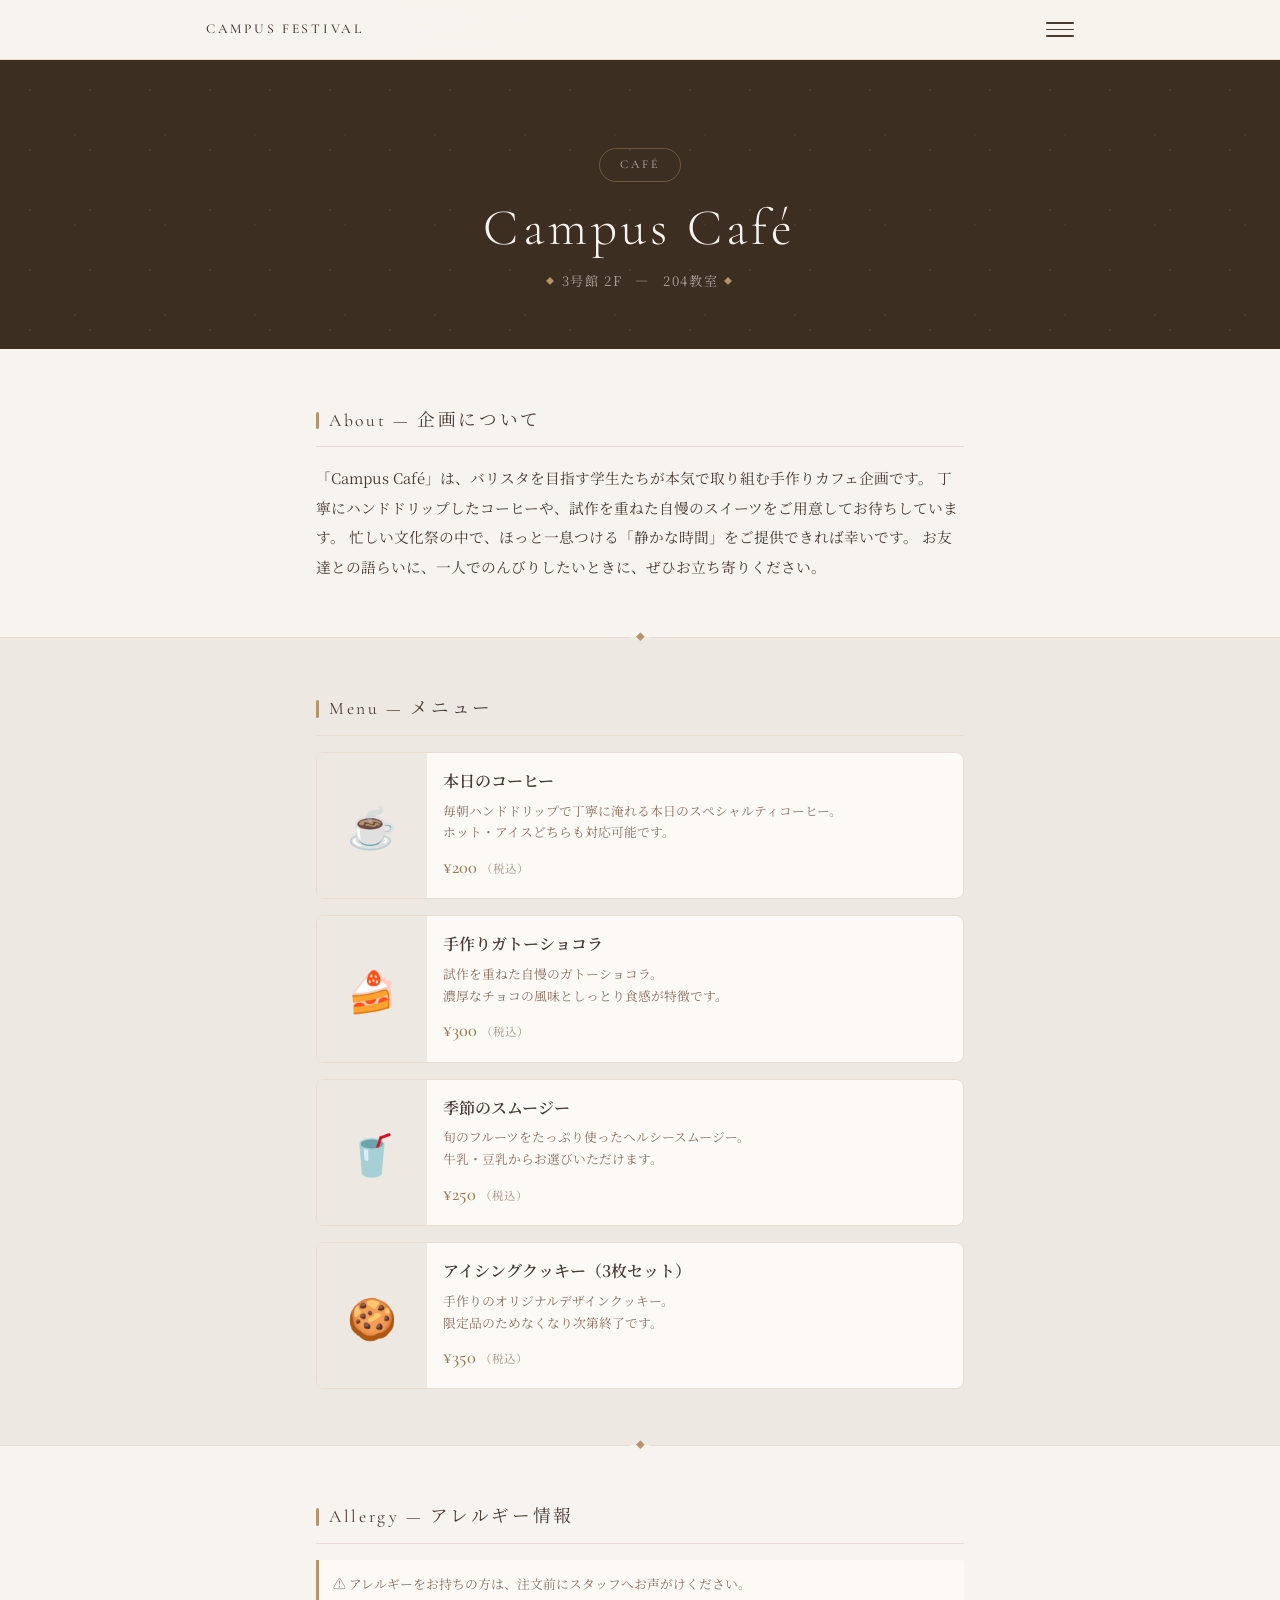
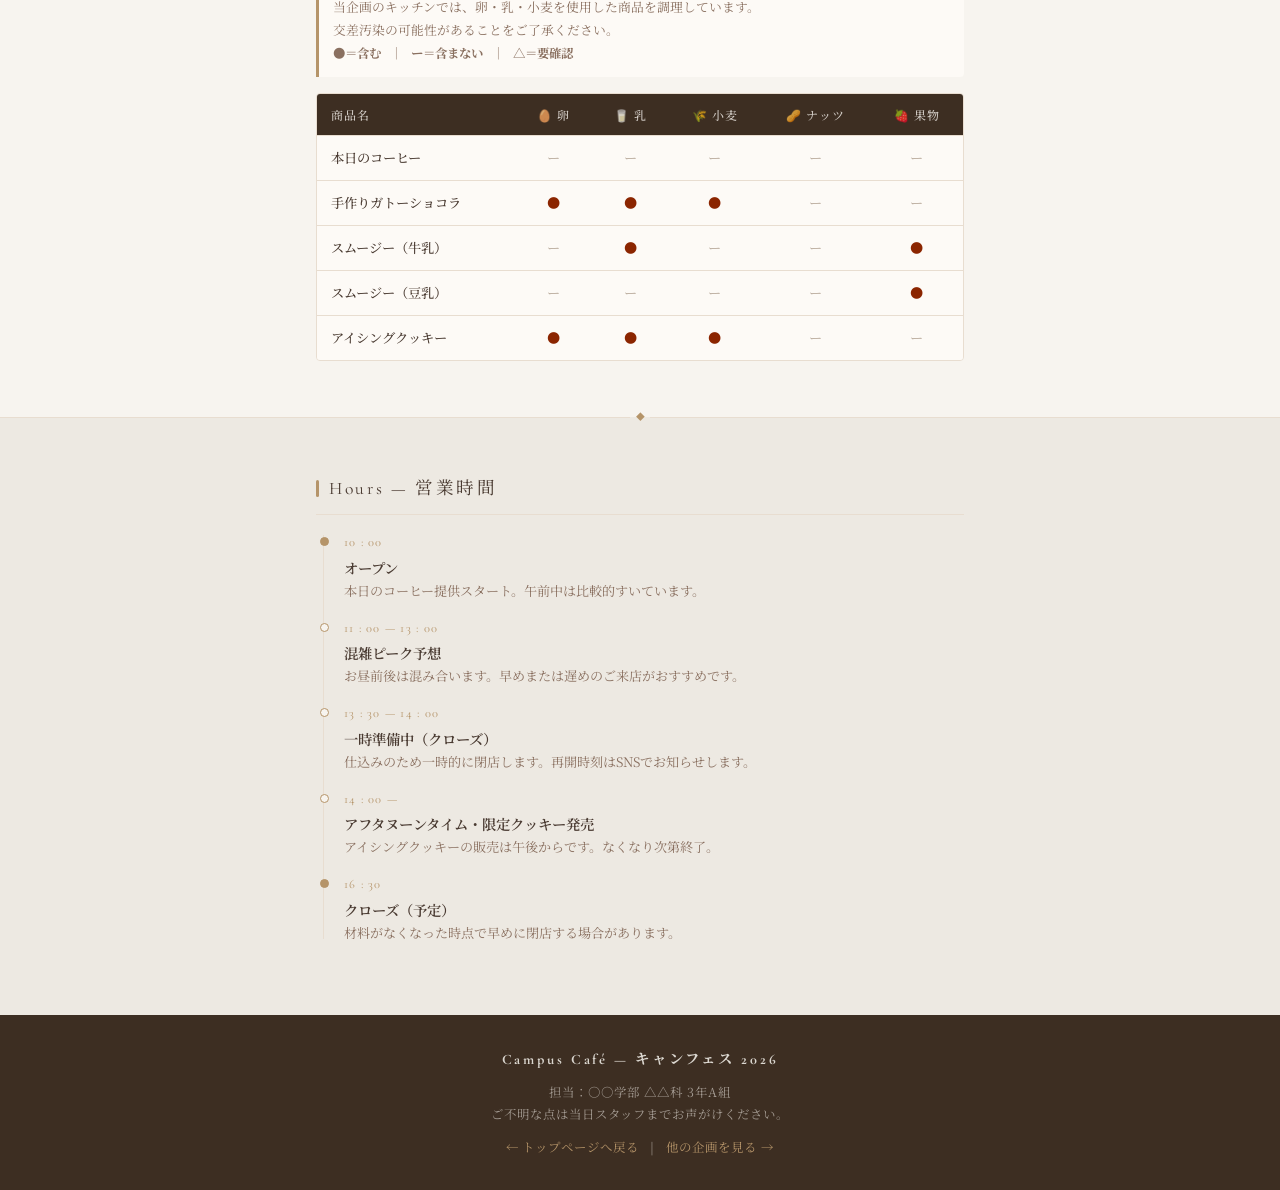
<file: pages/art-exhibit/index.html>
<!DOCTYPE html>
<html lang="ja">
<head>
  <meta charset="UTF-8">
  <meta name="viewport" content="width=device-width, initial-scale=1.0">
  <!--
  ✏️ 【編集ガイド】meta description
     検索エンジンやSNSでシェアされたときに表示される説明文です。
     企画の内容・場所・見どころを110文字程度で書いてください。
  -->
  <meta name="description" content="Campus Café — キャンフェス2026の企画紹介ページ。手作りドリンク＆スイーツをご用意してお待ちしています。3号館 204教室にてオープン。">

  <!--
  ✏️ 【編集ガイド】ページタイトル
     「企画名 | 文化祭名」の形式で書くと分かりやすいです。
  -->
  <title>Campus Café | キャンフェス 2026</title>

  <!--
  ✏️ 【編集ガイド】スタイルシートの読み込み
     ① common.css → サイト全体の共通デザイン（触らなくてOK）
     ② style.css  → このページ専用のスタイル（配色などを変えたいときに編集）

     ★ このページを別のフォルダにコピーした場合は、
       ../../css/common.css のパスが正しいか確認してください。
       （pages/自分のフォルダ名/ に置いた場合は変更不要です）
  -->
  <link rel="stylesheet" href="../../css/common.css">
  <link rel="stylesheet" href="style.css">
</head>
<body>

  <!-- ========================================================
       ナビゲーションバー（ハンバーガーメニュー付き）
       ========================================================
  ✅ 【編集ガイド】
     .site-nav__logo のテキストをサイト名に変えてください。
     ハンバーガーアイコンの構造は変えないでください。
  ======================================================== -->

  <!-- ファイルの先頭には必ずこの非表示チェックボックスを配置してください（メニュー開閉の制御用） -->
  <input type="checkbox" id="nav-toggle" class="nav-toggle" aria-hidden="true">

  <nav class="site-nav" aria-label="サイトナビゲーション">
    <div class="site-nav__inner">
      <!-- サイト名（クリックでトップページへ戻る） -->
      <!-- ✅ ここのテキストを文化祭名に変えてください -->
      <div class="site-nav__logo">
        <a href="../../index.html">Campus Festival</a>
      </div>
      <!-- ハンバーガーアイコン（<label> で checkbox と連動） -->
      <label for="nav-toggle" class="site-nav__hamburger" aria-label="メニューを開く">
        <span></span>
        <span></span>
        <span></span>
      </label>
    </div>
  </nav>

  <!-- メニューパネル（右側からスライドイン） -->
  <div class="nav-menu" role="dialog" aria-modal="true" aria-label="サイトメニュー">
    <!-- ✕ 閉じるボタン -->
    <label for="nav-toggle" class="nav-menu__close" aria-label="メニューを閉じる">×</label>
    <!-- メニュー内のサイト名 -->
    <p class="nav-menu__logo">Campus Festival</p>
    <nav aria-label="バーガーメニュー">
      <ul class="nav-menu__list">
        <!-- ✅ メニュー項目・リンク先は以下を変更してください。
             href はメインページの各セクションへのリンクです。 -->
        <li>
          <a href="../../index.html#top" class="nav-menu__link">
            About
            <span>概要</span>
          </a>
        </li>
        <li>
          <a href="../../index.html#projects" class="nav-menu__link">
            Chambers
            <span>企画一覧</span>
          </a>
        </li>
        <li>
          <a href="../../index.html#schedule" class="nav-menu__link">
            Schedule
            <span>タイムスケジュール</span>
          </a>
        </li>
        <li>
          <a href="../../index.html#map" class="nav-menu__link">
            Map
            <span>キャンパスマップ</span>
          </a>
        </li>
        <li>
          <a href="../../index.html#caution" class="nav-menu__link">
            Mystery Quest
            <span>注意事項・その他</span>
          </a>
        </li>
      </ul>
    </nav>
  </div>
  <!-- /nav-menu -->

  <!-- 背景暗転（クリックでメニューを閉じる） -->
  <label for="nav-toggle" class="nav-menu__backdrop" aria-hidden="true"></label>

  <!-- ========================================================
       企画ヒーローヘッダー
       ========================================================
  ✏️ 【編集ガイド】ヘッダーの変更方法
     以下の3か所を書き換えてください：
     1. .page-hero__tag  → 企画の種類（例：Café / Exhibition / Game）
     2. .page-hero__title → 企画名（日本語・英語どちらでも可）
     3. .page-hero__place → 開催場所（建物・教室番号）

     背景色を変えたいとき → style.css の --page-hero-bg を変更
  ======================================================== -->
  <header class="page-hero" id="top">

    <!-- ✏️ 企画の種類タグ（英語表記が映えます） -->
    <p class="page-hero__tag">Café</p>

    <!-- ✏️ 企画名（自分の企画名に変えてください） -->
    <h1 class="page-hero__title">Campus Café</h1>

    <!-- ✏️ 開催場所 -->
    <p class="page-hero__place">3号館 2F &ensp;—&ensp; 204教室</p>

  </header>

  <!-- ========================================================
       メインコンテンツ
  ======================================================== -->
  <main>

    <!-- ========================================================
         ① 企画概要・紹介文
         ========================================================
    ✏️ 【編集ガイド】紹介文
       100〜200文字を目安に、企画の魅力を自由に書いてください。
       複数の段落に分けたい場合は <p>〜</p> を増やしてください。
    ======================================================== -->
    <section class="section about-section" id="about">
      <div class="container">

        <!-- ✏️ 見出しを変えてください（または削除してもOK） -->
        <h2 class="page-section-title">About — 企画について</h2>

        <!-- ✏️ ここに紹介文を書いてください（100〜200文字程度） -->
        <p class="about-text">
          「Campus Café」は、バリスタを目指す学生たちが本気で取り組む手作りカフェ企画です。
          丁寧にハンドドリップしたコーヒーや、試作を重ねた自慢のスイーツをご用意してお待ちしています。
          忙しい文化祭の中で、ほっと一息つける「静かな時間」をご提供できれば幸いです。
          お友達との語らいに、一人でのんびりしたいときに、ぜひお立ち寄りください。
        </p>
        <!-- ✏️ ここまでが紹介文です -->

      </div>
    </section>

    <!-- ========================================================
         ② メニュー・サービス内容
         ========================================================
    ✏️ 【編集ガイド】メニューの追加・変更方法
       .menu-item のブロックをコピーして商品を増やせます。
       各商品の変更箇所：
       1. .menu-item__img-wrap 内 → 商品画像（下の説明を参照）
       2. .menu-item__name → 商品名
       3. .menu-item__desc → 商品の説明（不要なら <p> ごと削除OK）
       4. .menu-item__price → 値段

       【画像の差し替え方】
       画像ファイルを準備したら、絵文字のプレースホルダーを削除して、
       以下のように <img> タグを記述してください：
       <img src="coffee.jpg" alt="本日のコーヒー">
    ======================================================== -->
    <section class="section menu-section" id="menu">
      <div class="container">

        <h2 class="page-section-title">Menu — メニュー</h2>

        <ul class="menu-list" role="list">

          <!-- ============ 商品1 ============
               ✏️ このブロックをコピーして商品を追加できます -->
          <li class="menu-item" id="menu-item-coffee">

            <!-- 商品画像エリア
                 ✏️ 画像ができたら、下の絵文字テキストを
                    <img src="coffee.jpg" alt="本日のコーヒー"> に差し替えてください -->
            <div class="menu-item__img-wrap" aria-hidden="true">☕</div>

            <div class="menu-item__body">
              <!-- ✏️ 商品名 -->
              <p class="menu-item__name">本日のコーヒー</p>
              <!-- ✏️ 商品説明（不要なら <p> ごと削除してください） -->
              <p class="menu-item__desc">
                毎朝ハンドドリップで丁寧に淹れる本日のスペシャルティコーヒー。<br>
                ホット・アイスどちらも対応可能です。
              </p>
              <!-- ✏️ 値段（税込み表記を忘れずに） -->
              <p class="menu-item__price">¥200 <small>（税込）</small></p>
            </div>

          </li>
          <!-- ============ / 商品1 ============ -->

          <!-- ============ 商品2 ============ -->
          <li class="menu-item" id="menu-item-cake">
            <div class="menu-item__img-wrap" aria-hidden="true">🍰</div>
            <div class="menu-item__body">
              <p class="menu-item__name">手作りガトーショコラ</p>
              <p class="menu-item__desc">
                試作を重ねた自慢のガトーショコラ。<br>
                濃厚なチョコの風味としっとり食感が特徴です。
              </p>
              <p class="menu-item__price">¥300 <small>（税込）</small></p>
            </div>
          </li>
          <!-- ============ / 商品2 ============ -->

          <!-- ============ 商品3 ============ -->
          <li class="menu-item" id="menu-item-smoothie">
            <div class="menu-item__img-wrap" aria-hidden="true">🥤</div>
            <div class="menu-item__body">
              <p class="menu-item__name">季節のスムージー</p>
              <p class="menu-item__desc">
                旬のフルーツをたっぷり使ったヘルシースムージー。<br>
                牛乳・豆乳からお選びいただけます。
              </p>
              <p class="menu-item__price">¥250 <small>（税込）</small></p>
            </div>
          </li>
          <!-- ============ / 商品3 ============ -->

          <!-- ============ 商品4 ============ -->
          <li class="menu-item" id="menu-item-cookie">
            <div class="menu-item__img-wrap" aria-hidden="true">🍪</div>
            <div class="menu-item__body">
              <p class="menu-item__name">アイシングクッキー（3枚セット）</p>
              <p class="menu-item__desc">
                手作りのオリジナルデザインクッキー。<br>
                限定品のためなくなり次第終了です。
              </p>
              <p class="menu-item__price">¥350 <small>（税込）</small></p>
            </div>
          </li>
          <!-- ============ / 商品4 ============ -->

        </ul><!-- /.menu-list -->
      </div>
    </section>

    <!-- ========================================================
         ③ アレルギー情報
         ========================================================
    ✏️ 【編集ガイド】アレルギー表の書き方
       各セルの記号：
         ● = 含む（アレルゲンあり）
         ー = 含まない
         △ = 要確認（製造ラインに注意が必要な場合）

       商品が増えたら <tr>〜</tr> のブロックをコピーして行を追加。
       アレルゲンの種類が変わったら <th> を増やして列を追加できます。

       ⚠️ アレルギー情報は必ず正確に記載してください！
          不明な場合は「要確認」または「△」と記載しましょう。
    ======================================================== -->
    <section class="section allergy-section" id="allergy">
      <div class="container">

        <h2 class="page-section-title">Allergy — アレルギー情報</h2>

        <!-- 注意書き（✏️ 内容を変えてください） -->
        <div class="allergy-note">
          ⚠️ アレルギーをお持ちの方は、注文前にスタッフへお声がけください。<br>
          当企画のキッチンでは、卵・乳・小麦を使用した商品を調理しています。<br>
          交差汚染の可能性があることをご了承ください。<br>
          <strong style="font-size:0.78rem;">●＝含む &ensp;｜&ensp; ー＝含まない &ensp;｜&ensp; △＝要確認</strong>
        </div>

        <!-- スマホでは横スクロールして見られます -->
        <div class="table-scroll">
          <table class="allergy-table" aria-label="アレルギー情報一覧">
            <thead>
              <tr>
                <!--
                ✏️ 列の見出しを変えてください。
                   アレルゲンの種類を追加・変更できます。
                -->
                <th scope="col">商品名</th>
                <th scope="col">🥚 卵</th>
                <th scope="col">🥛 乳</th>
                <th scope="col">🌾 小麦</th>
                <th scope="col">🥜 ナッツ</th>
                <th scope="col">🍓 果物</th>
              </tr>
            </thead>
            <tbody>
              <!--
              ✏️ 各行の ● / ー / △ を正確に書き換えてください。
                 CSSクラスも合わせて変えてください：
                   あり  → class="allergy--yes"
                   なし  → class="allergy--no"
                   要確認 → class="allergy--check"
              -->

              <!-- 商品1行 -->
              <tr>
                <td>本日のコーヒー</td>
                <td class="allergy--no">ー</td>
                <td class="allergy--no">ー</td>
                <td class="allergy--no">ー</td>
                <td class="allergy--no">ー</td>
                <td class="allergy--no">ー</td>
              </tr>

              <!-- 商品2行 -->
              <tr>
                <td>手作りガトーショコラ</td>
                <td class="allergy--yes">●</td>
                <td class="allergy--yes">●</td>
                <td class="allergy--yes">●</td>
                <td class="allergy--no">ー</td>
                <td class="allergy--no">ー</td>
              </tr>

              <!-- 商品3行（牛乳） -->
              <tr>
                <td>スムージー（牛乳）</td>
                <td class="allergy--no">ー</td>
                <td class="allergy--yes">●</td>
                <td class="allergy--no">ー</td>
                <td class="allergy--no">ー</td>
                <td class="allergy--yes">●</td>
              </tr>

              <!-- 商品3行（豆乳） -->
              <tr>
                <td>スムージー（豆乳）</td>
                <td class="allergy--no">ー</td>
                <td class="allergy--no">ー</td>
                <td class="allergy--no">ー</td>
                <td class="allergy--no">ー</td>
                <td class="allergy--yes">●</td>
              </tr>

              <!-- 商品4行 -->
              <tr>
                <td>アイシングクッキー</td>
                <td class="allergy--yes">●</td>
                <td class="allergy--yes">●</td>
                <td class="allergy--yes">●</td>
                <td class="allergy--no">ー</td>
                <td class="allergy--no">ー</td>
              </tr>

            </tbody>
          </table>
        </div><!-- /.table-scroll -->

      </div>
    </section>

    <!-- ========================================================
         ④ 営業タイムスケジュール
         ========================================================
    ✏️ 【編集ガイド】タイムスケジュール
       .timeline__item のブロックをコピーして項目を追加できます。
       .timeline__time → 時刻を変更
       <strong> → イベント名を変更
       <p> → 説明文を変更（不要なら削除OK）

       ハイライト（目立たせる）にしたい項目には
       class="timeline__item--highlight" を追加してください。
    ======================================================== -->
    <section class="section" id="hours" style="background-color: var(--color-bg-dark);">
      <div class="container">

        <h2 class="page-section-title">Hours — 営業時間</h2>

        <div class="timeline">

          <!-- ✏️ 以下の項目を営業スケジュールに書き換えてください -->

          <div class="timeline__item timeline__item--highlight">
            <!-- ✏️ 時刻 -->
            <p class="timeline__time">10 : 00</p>
            <div class="timeline__body">
              <!-- ✏️ イベント名 -->
              <strong>オープン</strong>
              <!-- ✏️ 説明文（不要なら削除） -->
              <p>本日のコーヒー提供スタート。午前中は比較的すいています。</p>
            </div>
          </div>

          <div class="timeline__item">
            <p class="timeline__time">11 : 00 — 13 : 00</p>
            <div class="timeline__body">
              <strong>混雑ピーク予想</strong>
              <p>お昼前後は混み合います。早めまたは遅めのご来店がおすすめです。</p>
            </div>
          </div>

          <div class="timeline__item">
            <p class="timeline__time">13 : 30 — 14 : 00</p>
            <div class="timeline__body">
              <strong>一時準備中（クローズ）</strong>
              <p>仕込みのため一時的に閉店します。再開時刻はSNSでお知らせします。</p>
            </div>
          </div>

          <div class="timeline__item">
            <p class="timeline__time">14 : 00 —</p>
            <div class="timeline__body">
              <strong>アフタヌーンタイム・限定クッキー発売</strong>
              <p>アイシングクッキーの販売は午後からです。なくなり次第終了。</p>
            </div>
          </div>

          <div class="timeline__item timeline__item--highlight">
            <p class="timeline__time">16 : 30</p>
            <div class="timeline__body">
              <strong>クローズ（予定）</strong>
              <p>材料がなくなった時点で早めに閉店する場合があります。</p>
            </div>
          </div>

        </div><!-- /.timeline -->
      </div>
    </section>

  </main>

  <!-- ========================================================
       フッター
       ========================================================
  ✏️ 【編集ガイド】フッター
     企画名・担当クラス・担当者名などに変えてください。
  ======================================================== -->
  <footer class="page-footer">

    <!-- ✏️ 企画名 -->
    <strong>Campus Café — キャンフェス 2026</strong>

    <!-- ✏️ 担当チーム情報（不要なら削除してください） -->
    <p style="margin-bottom: 10px;">
      担当：○○学部 △△科 3年A組<br>
      ご不明な点は当日スタッフまでお声がけください。
    </p>

    <p>
      <a href="../../index.html">← トップページへ戻る</a>
      &ensp;|&ensp;
      <a href="../../index.html#projects">他の企画を見る →</a>
    </p>

  </footer>

  <!--
  メニュー自動クローズ JS の読み込み
  ✅ 【編集ガイド】
     このファイルは触らないでください。
     メニュー内のリンクをタップしたときにメニューを自動で閉じます。
  -->
  <script src="../../js/menu.js"></script>

</body>
</html>
</file>
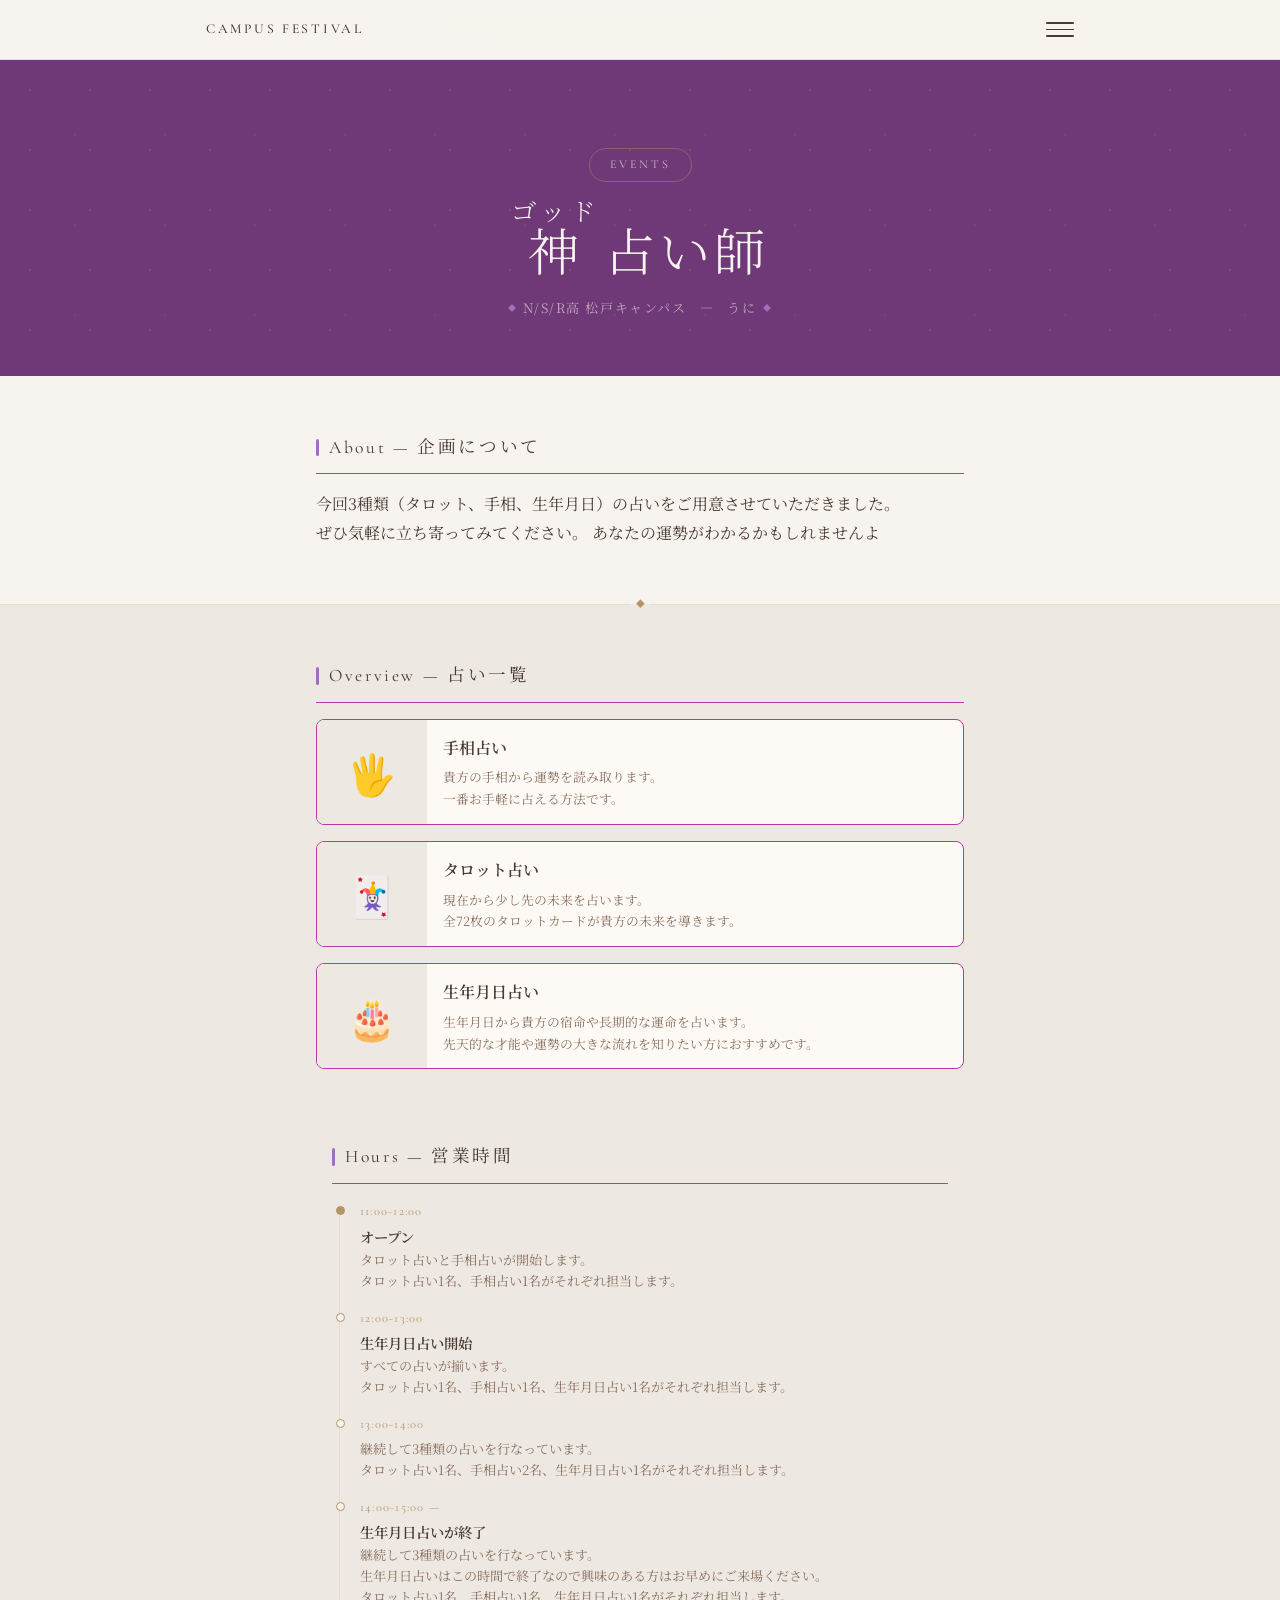
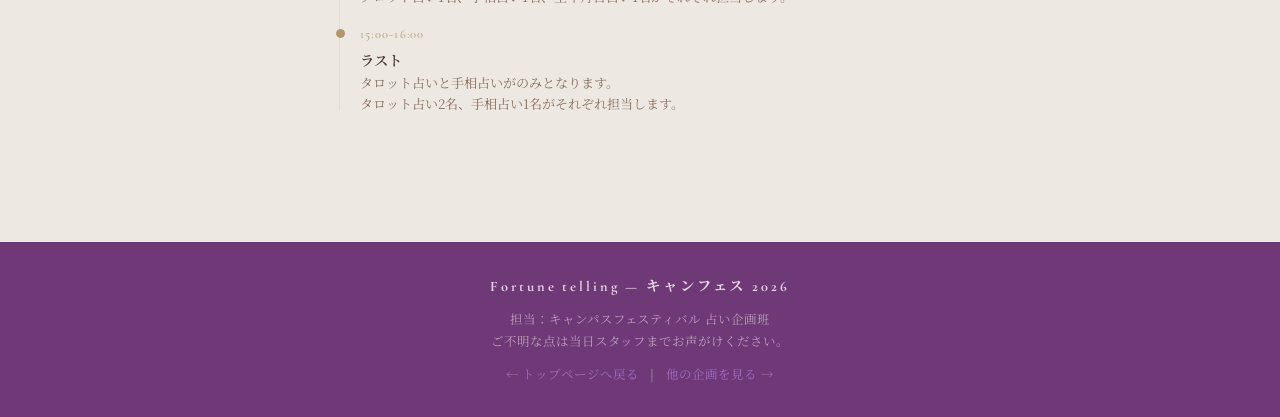
<file: pages/fortune-telling/index.html>
<!DOCTYPE html>
<html lang="ja">
<head>
  <meta charset="UTF-8">
  <meta name="viewport" content="width=device-width, initial-scale=1.0">
  <!--
  ✏️ 【編集ガイド】meta description
     検索エンジンやSNSでシェアされたときに表示される説明文です。
     企画の内容・場所・見どころを110文字程度で書いてください。
  -->
  <meta name="description" content="神占い師 — キャンフェス2026の企画紹介ページ。3種類の占いをご用意してお待ちしています。松戸キャンパス うににてオープン。">

  <!--
  ✏️ 【編集ガイド】ページタイトル
     「企画名 | 文化祭名」の形式で書くと分かりやすいです。
  -->
  <title>神占い師 | キャンフェス 2026</title>

  <!--
  ✏️ 【編集ガイド】スタイルシートの読み込み
     ① common.css → サイト全体の共通デザイン（触らなくてOK）
     ② style.css  → このページ専用のスタイル（配色などを変えたいときに編集）

     ★ このページを別のフォルダにコピーした場合は、
       ../../css/common.css のパスが正しいか確認してください。
       （pages/自分のフォルダ名/ に置いた場合は変更不要です）
  -->
  <link rel="stylesheet" href="../../css/common.css">
  <link rel="stylesheet" href="style.css">
</head>
<body>

  <!-- ========================================================
       ナビゲーションバー（ハンバーガーメニュー付き）
       ========================================================
  ✅ 【編集ガイド】
     .site-nav__logo のテキストをサイト名に変えてください。
     ハンバーガーアイコンの構造は変えないでください。
  ======================================================== -->

  <!-- ファイルの先頭には必ずこの非表示チェックボックスを配置してください（メニュー開閉の制御用） -->
  <input type="checkbox" id="nav-toggle" class="nav-toggle" aria-hidden="true">

  <nav class="site-nav" aria-label="サイトナビゲーション">
    <div class="site-nav__inner">
      <!-- サイト名（クリックでトップページへ戻る） -->
      <!-- ✅ ここのテキストを文化祭名に変えてください -->
      <div class="site-nav__logo">
        <a href="../../index.html">Campus Festival</a>
      </div>
      <!-- ハンバーガーアイコン（<label> で checkbox と連動） -->
      <label for="nav-toggle" class="site-nav__hamburger" aria-label="メニューを開く">
        <span></span>
        <span></span>
        <span></span>
      </label>
    </div>
  </nav>

  <!-- メニューパネル（右側からスライドイン） -->
  <div class="nav-menu" role="dialog" aria-modal="true" aria-label="サイトメニュー">
    <!-- ✕ 閉じるボタン -->
    <label for="nav-toggle" class="nav-menu__close" aria-label="メニューを閉じる">×</label>
    <!-- メニュー内のサイト名 -->
    <p class="nav-menu__logo">Campus Festival</p>
    <nav aria-label="バーガーメニュー">
      <ul class="nav-menu__list">
        <!-- ✅ メニュー項目・リンク先は以下を変更してください。
             href はメインページの各セクションへのリンクです。 -->
        <li>
          <a href="../../index.html#top" class="nav-menu__link">
            About
            <span>概要</span>
          </a>
        </li>
        <li>
          <a href="../../index.html#projects" class="nav-menu__link">
            Chambers
            <span>企画一覧</span>
          </a>
        </li>
        <li>
          <a href="../../index.html#schedule" class="nav-menu__link">
            Schedule
            <span>タイムスケジュール</span>
          </a>
        </li>
        <li>
          <a href="../../index.html#map" class="nav-menu__link">
            Map
            <span>キャンパスマップ</span>
          </a>
        </li>
        <li>
          <a href="../../index.html#caution" class="nav-menu__link">
            Mystery Quest
            <span>注意事項・その他</span>
          </a>
        </li>
      </ul>
    </nav>
  </div>
  <!-- /nav-menu -->

  <!-- 背景暗転（クリックでメニューを閉じる） -->
  <label for="nav-toggle" class="nav-menu__backdrop" aria-hidden="true"></label>

  <!-- ========================================================
       企画ヒーローヘッダー
       ========================================================
  ✏️ 【編集ガイド】ヘッダーの変更方法
     以下の3か所を書き換えてください：
     1. .page-hero__tag  → 企画の種類（例：Café / Exhibition / Game）
     2. .page-hero__title → 企画名（日本語・英語どちらでも可）
     3. .page-hero__place → 開催場所（建物・教室番号）

     背景色を変えたいとき → style.css の --page-hero-bg を変更
  ======================================================== -->
  <header class="page-hero" id="top">

    <!-- ✏️ 企画の種類タグ（英語表記が映えます） -->
    <p class="page-hero__tag">Events</p>

    <!-- ✏️ 企画名（自分の企画名に変えてください） -->
    <h1 class="page-hero__title"><ruby>
  神<rp>（</rp><rt>ゴッド</rt><rp>）</rp>
</ruby>占い師</h1>

    <!-- ✏️ 開催場所 -->
    <p class="page-hero__place">N/S/R高 松戸キャンパス &ensp;—&ensp; うに</p>

  </header>

  <!-- ========================================================
       メインコンテンツ
  ======================================================== -->
  <main>

    <!-- ========================================================
         ① 企画概要・紹介文
         ========================================================
    ✏️ 【編集ガイド】紹介文
       100〜200文字を目安に、企画の魅力を自由に書いてください。
       複数の段落に分けたい場合は <p>〜</p> を増やしてください。
    ======================================================== -->
    <section class="section about-section" id="about">
      <div class="container">

        <!-- ✏️ 見出しを変えてください（または削除してもOK） -->
        <h2 class="page-section-title">About — 企画について</h2>

        <!-- ✏️ ここに紹介文を書いてください（100〜200文字程度） -->
        <p class="center-text">
          今回3種類（タロット、手相、生年月日）の占いをご用意させていただきました。<br>
          ぜひ気軽に立ち寄ってみてください。
          あなたの運勢がわかるかもしれませんよ
        </p>
        <!-- ✏️ ここまでが紹介文です -->

      </div>
    </section>

    <!-- ========================================================
         ② メニュー・サービス内容
         ========================================================
    ✏️ 【編集ガイド】メニューの追加・変更方法
       .menu-item のブロックをコピーして商品を増やせます。
       各商品の変更箇所：
       1. .menu-item__img-wrap 内 → 商品画像（下の説明を参照）
       2. .menu-item__name → 商品名
       3. .menu-item__desc → 商品の説明（不要なら <p> ごと削除OK）
       4. .menu-item__price → 値段

       【画像の差し替え方】
       画像ファイルを準備したら、絵文字のプレースホルダーを削除して、
       以下のように <img> タグを記述してください：
       <img src="coffee.jpg" alt="本日のコーヒー">
    ======================================================== -->
    <section class="section menu-section" id="menu">
      <div class="container">

        <h2 class="page-section-title">Overview — 占い一覧</h2>

        <ul class="menu-list" role="list">

          <!-- ============ 商品1 ============
               ✏️ このブロックをコピーして商品を追加できます -->
          <li class="menu-item" id="menu-item-coffee">

            <!-- 商品画像エリア
                 ✏️ 画像ができたら、下の絵文字テキストを
                    <img src="coffee.jpg" alt="本日のコーヒー"> に差し替えてください -->
            <div class="menu-item__img-wrap" aria-hidden="true">🖐️</div>

            <div class="menu-item__body">
              <!-- ✏️ 商品名 -->
              <p class="menu-item__name">手相占い</p>
              <!-- ✏️ 商品説明（不要なら <p> ごと削除してください） -->
              <p class="menu-item__desc">
                貴方の手相から運勢を読み取ります。<br>
                一番お手軽に占える方法です。
              </p>
              <!-- ✏️ 値段（税込み表記を忘れずに） -->
            </div>

          </li>
          <!-- ============ / 商品1 ============ -->

          <!-- ============ 商品2 ============ -->
          <li class="menu-item" id="menu-item-cake">
            <div class="menu-item__img-wrap" aria-hidden="true">🃏</div>
            <div class="menu-item__body">
              <p class="menu-item__name">タロット占い</p>
              <p class="menu-item__desc">
                現在から少し先の未来を占います。<br>
                全72枚のタロットカードが貴方の未来を導きます。
              </p>
          </li>
          <!-- ============ / 商品2 ============ -->

          <!-- ============ 商品3 ============ -->
          <li class="menu-item" id="menu-item-smoothie">
            <div class="menu-item__img-wrap" aria-hidden="true">🎂</div>
            <div class="menu-item__body">
              <p class="menu-item__name">生年月日占い</p>
              <p class="menu-item__desc">
                生年月日から貴方の宿命や長期的な運命を占います。<br>
                先天的な才能や運勢の大きな流れを知りたい方におすすめです。
              </p>
            </div>
          </li>
    <!-- ========================================================
         ④ 営業タイムスケジュール
         ========================================================
    ✏️ 【編集ガイド】タイムスケジュール
       .timeline__item のブロックをコピーして項目を追加できます。
       .timeline__time → 時刻を変更
       <strong> → イベント名を変更
       <p> → 説明文を変更（不要なら削除OK）

       ハイライト（目立たせる）にしたい項目には
       class="timeline__item--highlight" を追加してください。
    ======================================================== -->
    <section class="section" id="hours" style="background-color: var(--color-bg-dark);">
      <div class="container">

        <h2 class="page-section-title">Hours — 営業時間</h2>

        <div class="timeline">

          <!-- ✏️ 以下の項目を営業スケジュールに書き換えてください -->

          <div class="timeline__item timeline__item--highlight">
            <!-- ✏️ 時刻 -->
            <p class="timeline__time">11:00-12:00</p>
            <div class="timeline__body">
              <!-- ✏️ イベント名 -->
              <strong>オープン</strong>
              <!-- ✏️ 説明文（不要なら削除） -->
              <p>タロット占いと手相占いが開始します。<br>
                タロット占い1名、手相占い1名がそれぞれ担当します。
              </p>
            </div>
          </div>

          <div class="timeline__item">
            <p class="timeline__time">12:00-13:00</p>
            <div class="timeline__body">
              <strong>生年月日占い開始</strong>
              <p>すべての占いが揃います。<br>
                タロット占い1名、手相占い1名、生年月日占い1名がそれぞれ担当します。</p>
            </div>
          </div>

          <div class="timeline__item">
            <p class="timeline__time">13:00-14:00</p>
            <div class="timeline__body">
              <strong></strong>
              <p>継続して3種類の占いを行なっています。<br>
                タロット占い1名、手相占い2名、生年月日占い1名がそれぞれ担当します。</p>
            </div>
          </div>

          <div class="timeline__item">
            <p class="timeline__time">14:00-15:00 —</p>
            <div class="timeline__body">
              <strong>生年月日占いが終了</strong>
              <p>継続して3種類の占いを行なっています。<br>
                生年月日占いはこの時間で終了なので興味のある方はお早めにご来場ください。<br>
                タロット占い1名、手相占い1名、生年月日占い1名がそれぞれ担当します。</p>
            </div>
          </div>

          <div class="timeline__item timeline__item--highlight">
            <p class="timeline__time">15:00-16:00</p>
            <div class="timeline__body">
              <strong>ラスト</strong>
              <p>タロット占いと手相占いがのみとなります。<br>
                タロット占い2名、手相占い1名がそれぞれ担当します。</p>
            </div>
          </div>

        </div><!-- /.timeline -->
      </div>
    </section>

  </main>

  <!-- ========================================================
       フッター
       ========================================================
  ✏️ 【編集ガイド】フッター
     企画名・担当クラス・担当者名などに変えてください。
  ======================================================== -->
  <footer class="page-footer">

    <!-- ✏️ 企画名 -->
    <strong>Fortune telling — キャンフェス 2026</strong>

    <!-- ✏️ 担当チーム情報（不要なら削除してください） -->
    <p style="margin-bottom: 10px;">
      担当：キャンパスフェスティバル 占い企画班<br>
      ご不明な点は当日スタッフまでお声がけください。
    </p>

    <p>
      <a href="../../index.html">← トップページへ戻る</a>
      &ensp;|&ensp;
      <a href="../../index.html#projects">他の企画を見る →</a>
    </p>

  </footer>

  <!--
  メニュー自動クローズ JS の読み込み
  ✅ 【編集ガイド】
     このファイルは触らないでください。
     メニュー内のリンクをタップしたときにメニューを自動で閉じます。
  -->
  <script src="../../js/menu.js"></script>

</body>
</html>
</file>
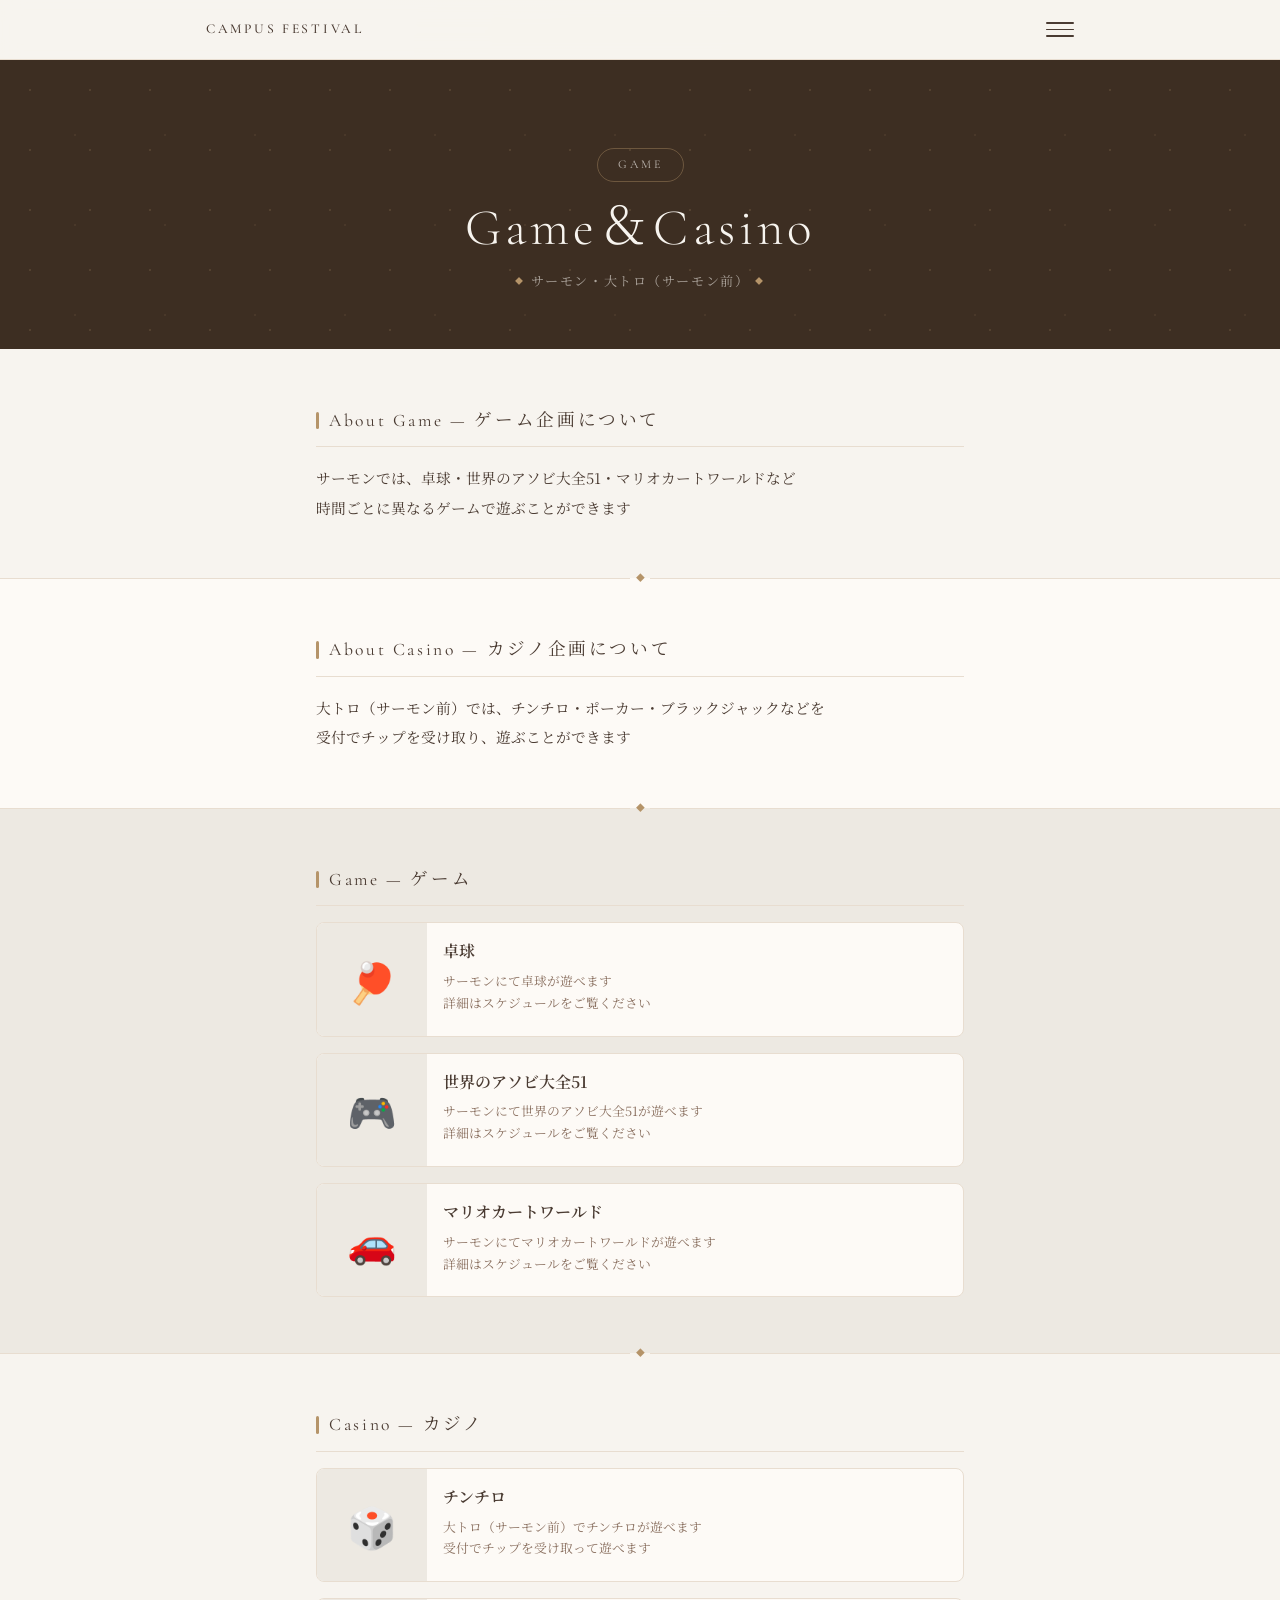
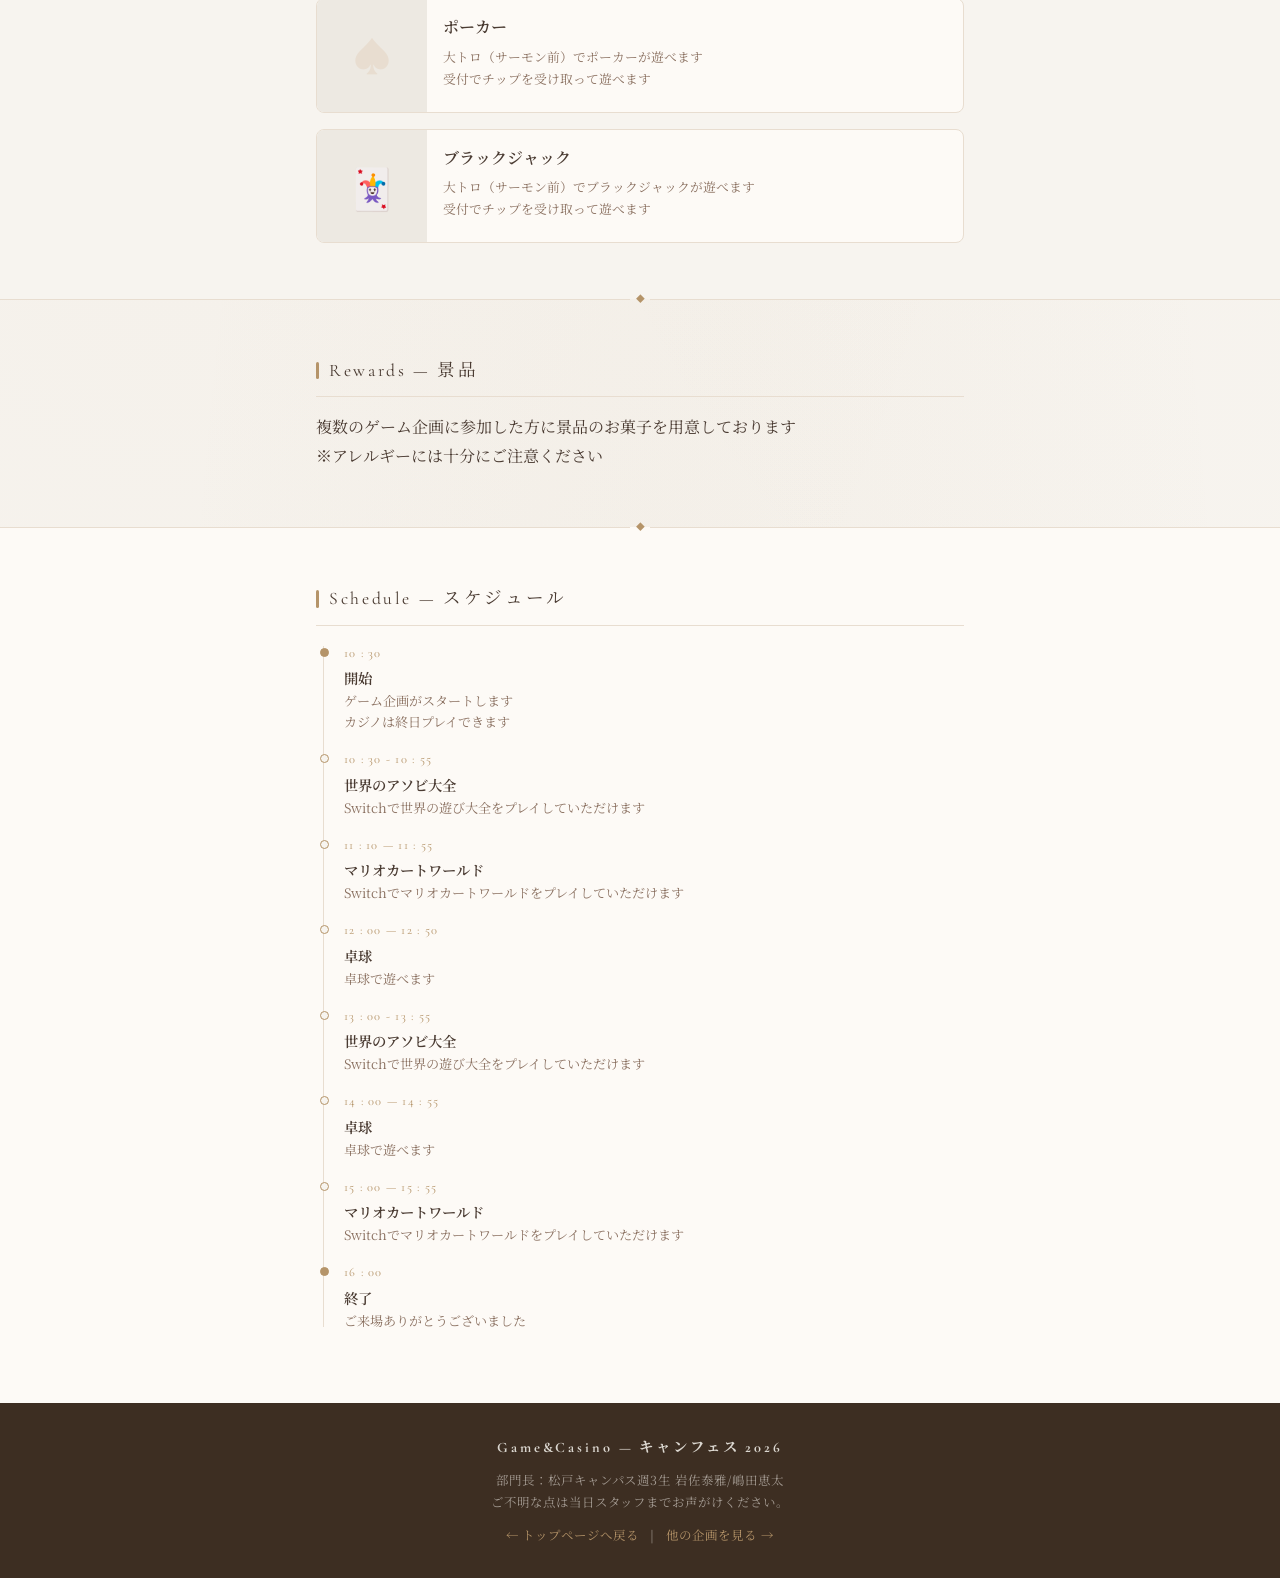
<file: pages/game/index.html>
<!DOCTYPE html>
<html lang="ja">
<head>
  <meta charset="UTF-8">
  <meta name="viewport" content="width=device-width, initial-scale=1.0">
  <!--
  ✏️ 【編集ガイド】meta description
     検索エンジンやSNSでシェアされたときに表示される説明文です。
     企画の内容・場所・見どころを110文字程度で書いてください。
  -->
  <meta name="description" content="Campus Café — キャンフェス2026の企画紹介ページ。手作りドリンク＆スイーツをご用意してお待ちしています。3号館 204教室にてオープン。">

  <!--
  ✏️ 【編集ガイド】ページタイトル
     「企画名 | 文化祭名」の形式で書くと分かりやすいです。
  -->
  <title>Gmae & Casino | キャンフェス 2026</title>

  <!--
  ✏️ 【編集ガイド】スタイルシートの読み込み
     ① common.css → サイト全体の共通デザイン（触らなくてOK）
     ② style.css  → このページ専用のスタイル（配色などを変えたいときに編集）

     ★ このページを別のフォルダにコピーした場合は、
       ../../css/common.css のパスが正しいか確認してください。
       （pages/自分のフォルダ名/ に置いた場合は変更不要です）
  -->
  <link rel="stylesheet" href="../../css/common.css">
  <link rel="stylesheet" href="style.css">
</head>
<body>

  <!-- ========================================================
       ナビゲーションバー（ハンバーガーメニュー付き）
       ========================================================
  ✅ 【編集ガイド】
     .site-nav__logo のテキストをサイト名に変えてください。
     ハンバーガーアイコンの構造は変えないでください。
  ======================================================== -->

  <!-- ファイルの先頭には必ずこの非表示チェックボックスを配置してください（メニュー開閉の制御用） -->
  <input type="checkbox" id="nav-toggle" class="nav-toggle" aria-hidden="true">

  <nav class="site-nav" aria-label="サイトナビゲーション">
    <div class="site-nav__inner">
      <!-- サイト名（クリックでトップページへ戻る） -->
      <!-- ✅ ここのテキストを文化祭名に変えてください -->
      <div class="site-nav__logo">
        <a href="../../index.html">Campus Festival</a>
      </div>
      <!-- ハンバーガーアイコン（<label> で checkbox と連動） -->
      <label for="nav-toggle" class="site-nav__hamburger" aria-label="メニューを開く">
        <span></span>
        <span></span>
        <span></span>
      </label>
    </div>
  </nav>

  <!-- メニューパネル（右側からスライドイン） -->
  <div class="nav-menu" role="dialog" aria-modal="true" aria-label="サイトメニュー">
    <!-- ✕ 閉じるボタン -->
    <label for="nav-toggle" class="nav-menu__close" aria-label="メニューを閉じる">×</label>
    <!-- メニュー内のサイト名 -->
    <p class="nav-menu__logo">Campus Festival</p>
    <nav aria-label="バーガーメニュー">
      <ul class="nav-menu__list">
        <!-- ✅ メニュー項目・リンク先は以下を変更してください。
             href はメインページの各セクションへのリンクです。 -->
        <li>
          <a href="../../index.html#top" class="nav-menu__link">
            About
            <span>概要</span>
          </a>
        </li>
        <li>
          <a href="../../index.html#projects" class="nav-menu__link">
            Chambers
            <span>企画一覧</span>
          </a>
        </li>
        <li>
          <a href="../../index.html#schedule" class="nav-menu__link">
            Schedule
            <span>タイムスケジュール</span>
          </a>
        </li>
        <li>
          <a href="../../index.html#map" class="nav-menu__link">
            Map
            <span>キャンパスマップ</span>
          </a>
        </li>
        <li>
          <a href="../../index.html#caution" class="nav-menu__link">
            Mystery Quest
            <span>注意事項・その他</span>
          </a>
        </li>
      </ul>
    </nav>
  </div>
  <!-- /nav-menu -->

  <!-- 背景暗転（クリックでメニューを閉じる） -->
  <label for="nav-toggle" class="nav-menu__backdrop" aria-hidden="true"></label>

  <!-- ========================================================
       企画ヒーローヘッダー
       ========================================================
  ✏️ 【編集ガイド】ヘッダーの変更方法
     以下の3か所を書き換えてください：
     1. .page-hero__tag  → 企画の種類（例：Café / Exhibition / Game）
     2. .page-hero__title → 企画名（日本語・英語どちらでも可）
     3. .page-hero__place → 開催場所（建物・教室番号）

     背景色を変えたいとき → style.css の --page-hero-bg を変更
  ======================================================== -->
  <header class="page-hero" id="top">

    <!-- ✏️ 企画の種類タグ（英語表記が映えます） -->
    <p class="page-hero__tag">Game</p>

    <!-- ✏️ 企画名（自分の企画名に変えてください） -->
    <h1 class="page-hero__title">Game＆Casino</h1>

    <!-- ✏️ 開催場所 -->
    <p class="page-hero__place">サーモン・大トロ（サーモン前）</p>

  </header>

  <!-- ========================================================
       メインコンテンツ
  ======================================================== -->
  <main>

    <!-- ========================================================
         ① 企画概要・紹介文
         ========================================================
    ✏️ 【編集ガイド】紹介文
       100〜200文字を目安に、企画の魅力を自由に書いてください。
       複数の段落に分けたい場合は <p>〜</p> を増やしてください。
    ======================================================== -->
    <section class="section about-section1" id="about">
      <div class="container">

        <!-- ✏️ 見出しを変えてください（または削除してもOK） -->
        <h2 class="page-section-title">About Game — ゲーム企画について</h2>

        <!-- ✏️ ここに紹介文を書いてください（100〜200文字程度） -->
        <p class="about-text">
         サーモンでは、卓球・世界のアソビ大全51・マリオカートワールドなど<br>
         時間ごとに異なるゲームで遊ぶことができます
        </p>
        <!-- ✏️ ここまでが紹介文です -->

      </div>
    </section>
    
    <section class="section about-section" id="about">
      <div class="container">

        <!-- ✏️ 見出しを変えてください（または削除してもOK） -->
        <h2 class="page-section-title">About Casino — カジノ企画について</h2>

        <!-- ✏️ ここに紹介文を書いてください（100〜200文字程度） -->
        <p class="about-text">
          大トロ（サーモン前）では、チンチロ・ポーカー・ブラックジャックなどを<br>
          受付でチップを受け取り、遊ぶことができます
        </p>
        <!-- ✏️ ここまでが紹介文です -->

      </div>
    </section>

    <!-- ========================================================
         ② メニュー・サービス内容
         ========================================================
    ✏️ 【編集ガイド】メニューの追加・変更方法
       .menu-item のブロックをコピーして商品を増やせます。
       各商品の変更箇所：
       1. .menu-item__img-wrap 内 → 商品画像（下の説明を参照）
       2. .menu-item__name → 商品名
       3. .menu-item__desc → 商品の説明（不要なら <p> ごと削除OK）
       4. .menu-item__price → 値段

       【画像の差し替え方】
       画像ファイルを準備したら、絵文字のプレースホルダーを削除して、
       以下のように <img> タグを記述してください：
       <img src="coffee.jpg" alt="本日のコーヒー">
    ======================================================== -->
    <section class="section menu-section" id="menu">
      <div class="container">

        <h2 class="page-section-title">Game — ゲーム</h2>

        <ul class="menu-list" role="list">

          <!-- ============ 商品1 ============
               ✏️ このブロックをコピーして商品を追加できます -->
          <li class="menu-item" id="menu-item-coffee">

            <!-- 商品画像エリア
                 ✏️ 画像ができたら、下の絵文字テキストを
                    <img src="coffee.jpg" alt="本日のコーヒー"> に差し替えてください -->
            <div class="menu-item__img-wrap" aria-hidden="true">🏓</div>

            <div class="menu-item__body">
              <!-- ✏️ 商品名 -->
              <p class="menu-item__name">卓球</p>
              <!-- ✏️ 商品説明（不要なら <p> ごと削除してください） -->
              <p class="menu-item__desc">
                サーモンにて卓球が遊べます<br>
                詳細はスケジュールをご覧ください
              </p>
              <!-- ✏️ 値段（税込み表記を忘れずに） -->
              <p class="menu-item__price"></p>
            </div>

          </li>
          <!-- ============ / 商品1 ============ -->

          <!-- ============ 商品2 ============ -->
          <li class="menu-item" id="menu-item-cake">
            <div class="menu-item__img-wrap" aria-hidden="true">🎮</div>
            <div class="menu-item__body">
              <p class="menu-item__name">世界のアソビ大全51</p>
              <p class="menu-item__desc">
                サーモンにて世界のアソビ大全51が遊べます<br>
                詳細はスケジュールをご覧ください
              </p>
              <p class="menu-item__price"></p>
            </div>
          </li>
          <!-- ============ / 商品2 ============ -->

          <!-- ============ 商品3 ============ -->
          <li class="menu-item" id="menu-item-smoothie">
            <div class="menu-item__img-wrap" aria-hidden="true">🚗</div>
            <div class="menu-item__body">
              <p class="menu-item__name">マリオカートワールド</p>
              <p class="menu-item__desc">
                サーモンにてマリオカートワールドが遊べます<br>
                詳細はスケジュールをご覧ください
              </p>
              <p class="menu-item__price"></p>
            </div>
          </li>
          <!-- ============ / 商品3 ============ -->

        </ul><!-- /.menu-list -->
      </div>
    </section>

    <section class="section menu-section2" id="menu">
      <div class="container">

        <h2 class="page-section-title">Casino — カジノ</h2>

        <ul class="menu-list" role="list">

          <!-- ============ 商品1 ============
               ✏️ このブロックをコピーして商品を追加できます -->
          <li class="menu-item" id="menu-item-coffee">

            <!-- 商品画像エリア
                 ✏️ 画像ができたら、下の絵文字テキストを
                    <img src="coffee.jpg" alt="本日のコーヒー"> に差し替えてください -->
            <div class="menu-item__img-wrap" aria-hidden="true">🎲</div>

            <div class="menu-item__body">
              <!-- ✏️ 商品名 -->
              <p class="menu-item__name">チンチロ</p>
              <!-- ✏️ 商品説明（不要なら <p> ごと削除してください） -->
              <p class="menu-item__desc">
                大トロ（サーモン前）でチンチロが遊べます<br>
                受付でチップを受け取って遊べます
              </p>
              <!-- ✏️ 値段（税込み表記を忘れずに） -->
              <p class="menu-item__price"></p>
            </div>

          </li>
          <!-- ============ / 商品1 ============ -->

          <!-- ============ 商品2 ============ -->
          <li class="menu-item" id="menu-item-cake">
            <div class="menu-item__img-wrap" aria-hidden="true">♠️</div>
            <div class="menu-item__body">
              <p class="menu-item__name">ポーカー</p>
              <p class="menu-item__desc">
                大トロ（サーモン前）でポーカーが遊べます<br>
                受付でチップを受け取って遊べます
              </p>
              <p class="menu-item__price"></p>
            </div>
          </li>
          <!-- ============ / 商品2 ============ -->

          <!-- ============ 商品3 ============ -->
          <li class="menu-item" id="menu-item-smoothie">
            <div class="menu-item__img-wrap" aria-hidden="true">🃏</div>
            <div class="menu-item__body">
              <p class="menu-item__name">ブラックジャック</p>
              <p class="menu-item__desc">
                大トロ（サーモン前）でブラックジャックが遊べます<br>
                受付でチップを受け取って遊べます
              </p>
              <p class="menu-item__price"></p>
            </div>
          </li>
          <!-- ============ / 商品3 ============ -->

        </ul><!-- /.menu-list -->
      </div>
    </section>

    <section class="section rewards" id="rewards">
      <div class="container">

        <!-- ✏️ 見出しを変えてください（または削除してもOK） -->
        <h2 class="page-section-title">Rewards — 景品</h2>

        <!-- ✏️ ここに紹介文を書いてください（100〜200文字程度） -->
        <p class="rewards-text">
          複数のゲーム企画に参加した方に景品のお菓子を用意しております<br>
          ※アレルギーには十分にご注意ください
        </p>
        <!-- ✏️ ここまでが紹介文です -->

      </div>
    </section>


    <!-- ========================================================
         ④ 営業タイムスケジュール
         ========================================================
    ✏️ 【編集ガイド】タイムスケジュール
       .timeline__item のブロックをコピーして項目を追加できます。
       .timeline__time → 時刻を変更
       <strong> → イベント名を変更
       <p> → 説明文を変更（不要なら削除OK）

       ハイライト（目立たせる）にしたい項目には
       class="timeline__item--highlight" を追加してください。
    ======================================================== -->
    <section class="section" id="hours" style="background-color: var(--color-bg-card);">
      <div class="container">

        <h2 class="page-section-title">Schedule — スケジュール</h2>

        <div class="timeline">

          <!-- ✏️ 以下の項目を営業スケジュールに書き換えてください -->

          <div class="timeline__item timeline__item--highlight">
            <!-- ✏️ 時刻 -->
            <p class="timeline__time">10 : 30</p>
            <div class="timeline__body">
              <!-- ✏️ イベント名 -->
              <strong>開始</strong>
              <!-- ✏️ 説明文（不要なら削除） -->
              <p>ゲーム企画がスタートします<br>
              カジノは終日プレイできます</p>
            </div>
          </div>

          <div class="timeline__item">
            <p class="timeline__time">10 : 30 - 10 : 55</p>
            <div class="timeline__body">
              <strong>世界のアソビ大全</strong>
              <p>Switchで世界の遊び大全をプレイしていただけます</p>
            </div>
          </div>

          <div class="timeline__item">
            <p class="timeline__time">11 : 10 — 11 : 55</p>
            <div class="timeline__body">
              <strong>マリオカートワールド</strong>
              <p>Switchでマリオカートワールドをプレイしていただけます</p>
            </div>
          </div>

          <div class="timeline__item">
            <p class="timeline__time">12 : 00 — 12 : 50</p>
            <div class="timeline__body">
              <strong>卓球</strong>
              <p>卓球で遊べます</p>
            </div>
          </div>

          <div class="timeline__item">
            <p class="timeline__time">13 : 00 - 13 : 55</p>
            <div class="timeline__body">
              <strong>世界のアソビ大全</strong>
              <p>Switchで世界の遊び大全をプレイしていただけます</p>
            </div>
          </div>

          <div class="timeline__item">
            <p class="timeline__time">14 : 00 — 14 : 55</p>
            <div class="timeline__body">
              <strong>卓球</strong>
              <p>卓球で遊べます</p>
            </div>
          </div>

          <div class="timeline__item">
            <p class="timeline__time">15 : 00 — 15 : 55</p>
            <div class="timeline__body">
              <strong>マリオカートワールド</strong>
              <p>Switchでマリオカートワールドをプレイしていただけます</p>
            </div>
          </div>

          <div class="timeline__item timeline__item--highlight">
            <p class="timeline__time">16 : 00</p>
            <div class="timeline__body">
              <strong>終了</strong>
              <p>ご来場ありがとうございました</p>
            </div>
          </div>

        </div><!-- /.timeline -->
      </div>
    </section>

  </main>

  <!-- ========================================================
       フッター
       ========================================================
  ✏️ 【編集ガイド】フッター
     企画名・担当クラス・担当者名などに変えてください。
  ======================================================== -->
  <footer class="page-footer">

    <!-- ✏️ 企画名 -->
    <strong>Game&Casino — キャンフェス 2026</strong>

    <!-- ✏️ 担当チーム情報（不要なら削除してください） -->
    <p style="margin-bottom: 10px;">
      部門長：松戸キャンパス週3生 岩佐泰雅/嶋田恵太<br>
      ご不明な点は当日スタッフまでお声がけください。
    </p>

    <p>
      <a href="../../index.html">← トップページへ戻る</a>
      &ensp;|&ensp;
      <a href="../../index.html#projects">他の企画を見る →</a>
    </p>

  </footer>

  <!--
  メニュー自動クローズ JS の読み込み
  ✅ 【編集ガイド】
     このファイルは触らないでください。
     メニュー内のリンクをタップしたときにメニューを自動で閉じます。
  -->
  <script src="../../js/menu.js"></script>

</body>
</html>
</file>
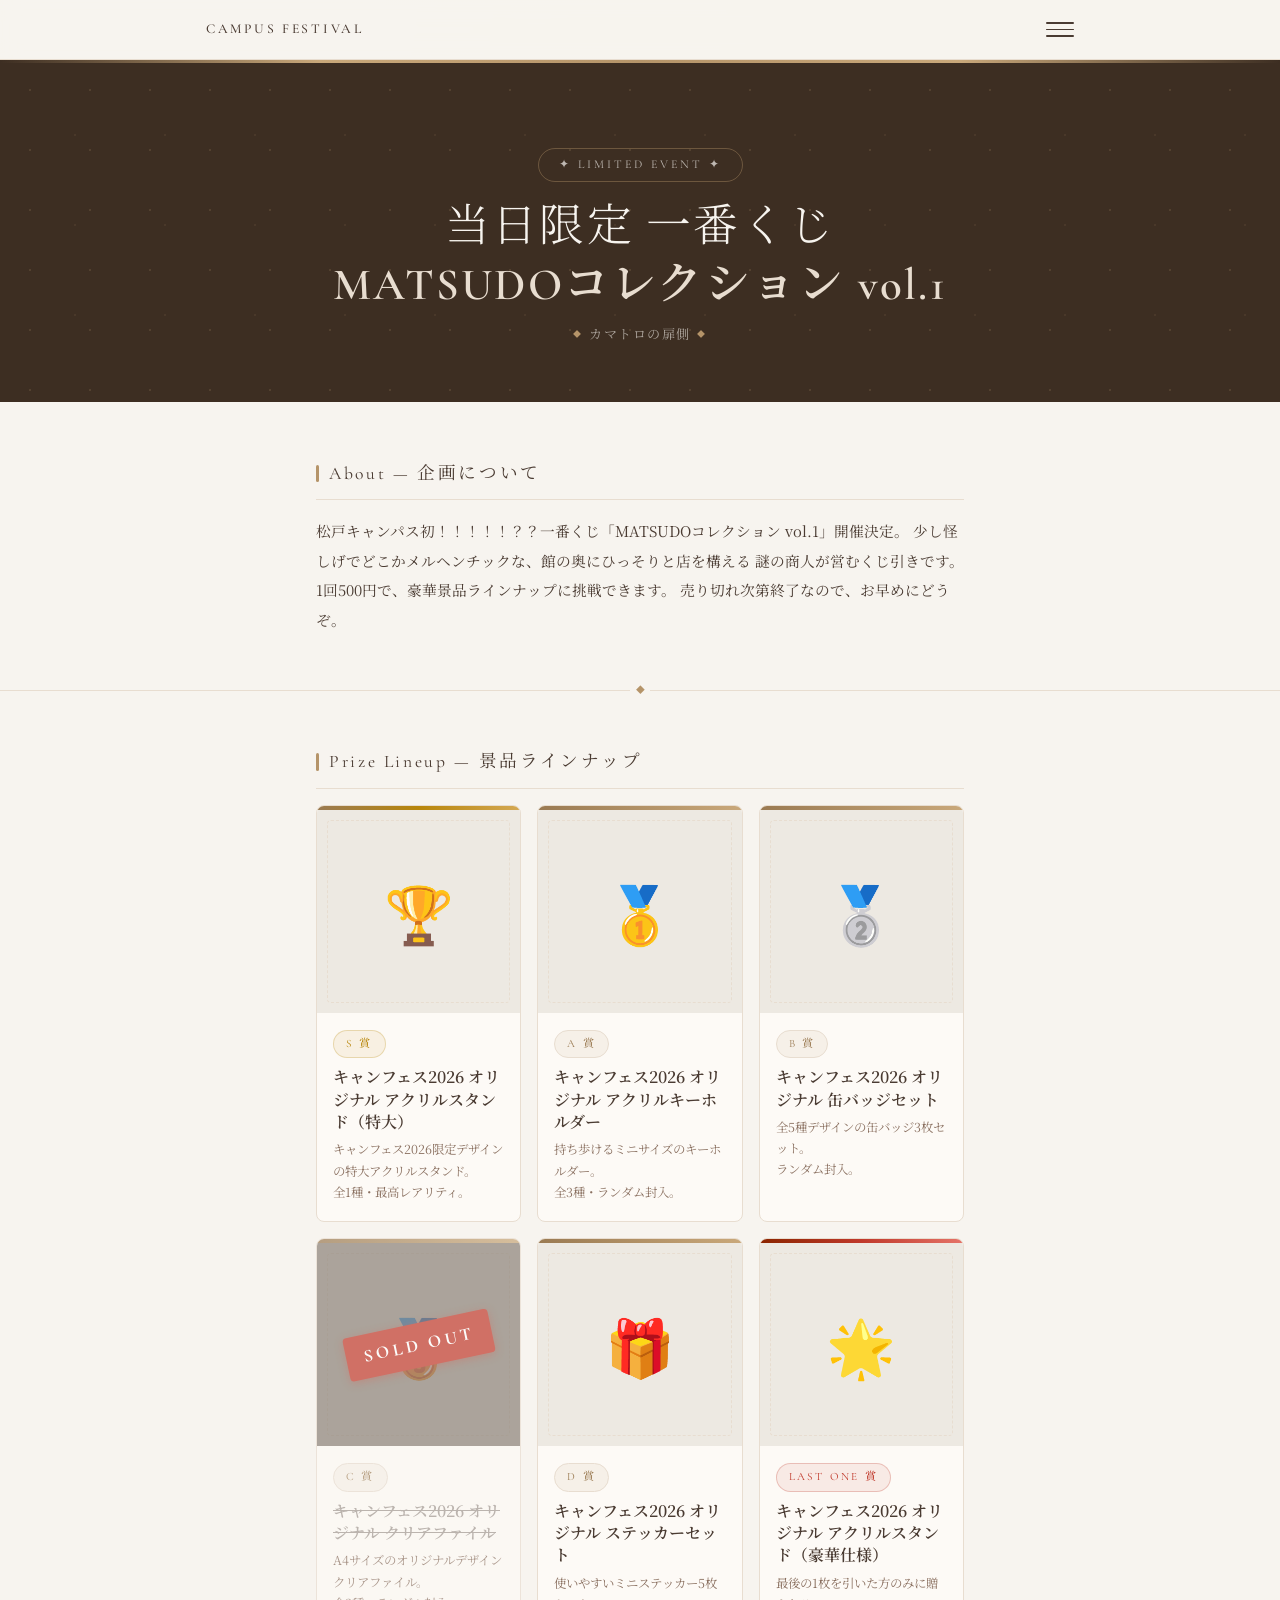
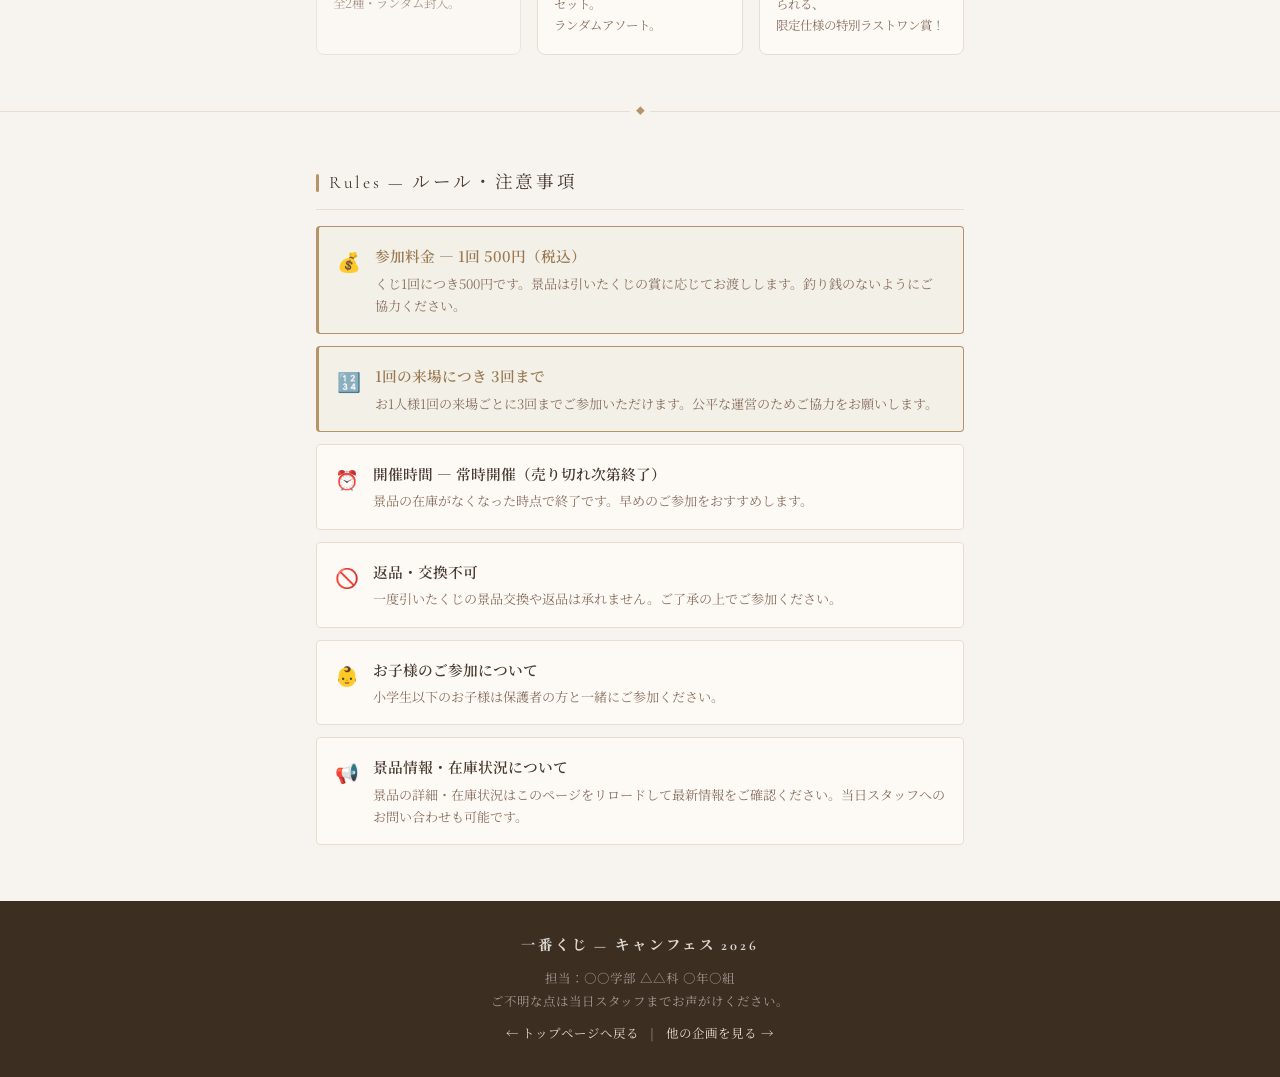
<file: pages/ichiban-kuji/index.html>
<!DOCTYPE html>
<html lang="ja">
<head>
  <meta charset="UTF-8">
  <meta name="viewport" content="width=device-width, initial-scale=1.0">
  <meta name="description" content="キャンフェス2026 松戸キャンパス初の一番くじ「MATSUDOコレクション vol.1」。館の謎の商人が営む、少し怪しくもメルヘンチックな一番くじ特設ページ。">
  <title>MATSUDOコレクション vol.1 | キャンフェス 2026</title>

  <!-- 共通スタイルシート（必須 — 触らないでOK） -->
  <link rel="stylesheet" href="../../css/common.css">
  <!-- このページ専用スタイル -->
  <link rel="stylesheet" href="style.css">
</head>
<body>

  <!-- ========================================================
       ナビゲーションバー（ハンバーガーメニュー付き）
       ⚠️ id="nav-toggle" は固定。変更禁止。
  ======================================================== -->
  <input type="checkbox" id="nav-toggle" class="nav-toggle" aria-hidden="true">

  <nav class="site-nav" aria-label="サイトナビゲーション">
    <div class="site-nav__inner">
      <div class="site-nav__logo">
        <a href="../../index.html">Campus Festival</a>
      </div>
      <label for="nav-toggle" class="site-nav__hamburger" aria-label="メニューを開く">
        <span></span>
        <span></span>
        <span></span>
      </label>
    </div>
  </nav>

  <!-- メニューパネル（右側からスライドイン） -->
  <div class="nav-menu" role="dialog" aria-modal="true" aria-label="サイトメニュー">
    <label for="nav-toggle" class="nav-menu__close" aria-label="メニューを閉じる">×</label>
    <p class="nav-menu__logo">Campus Festival</p>
    <nav aria-label="バーガーメニュー">
      <ul class="nav-menu__list">
        <li>
          <a href="../../index.html#top" class="nav-menu__link">
            About <span>概要</span>
          </a>
        </li>
        <li>
          <a href="../../index.html#projects" class="nav-menu__link">
            Chambers <span>企画一覧</span>
          </a>
        </li>
        <li>
          <a href="../../index.html#schedule" class="nav-menu__link">
            Schedule <span>タイムスケジュール</span>
          </a>
        </li>
        <li>
          <a href="../../index.html#map" class="nav-menu__link">
            Map <span>キャンパスマップ</span>
          </a>
        </li>
        <li>
          <a href="../../index.html#caution" class="nav-menu__link">
            Notice <span>注意事項</span>
          </a>
        </li>
      </ul>
    </nav>
  </div>
  <!-- /nav-menu -->

  <!-- 背景暗転（クリックでメニューを閉じる） -->
  <label for="nav-toggle" class="nav-menu__backdrop" aria-hidden="true"></label>

  <!-- ========================================================
       メインビジュアル（ヒーローエリア）
  ======================================================== -->
  <header class="page-hero" id="top">

    <!-- 企画種別タグ -->
    <p class="page-hero__tag">✦ Limited Event ✦</p>

    <!-- 企画名・キャッチコピー -->
    <h1 class="page-hero__title">
      当日限定 一番くじ<br>
      <span class="kuji-emphasis">MATSUDOコレクション vol.1</span>
    </h1>

    <!-- 開催場所 -->
    <p class="page-hero__place">カマトロの扉側</p>

  </header>

  <!-- ========================================================
       メインコンテンツ
  ======================================================== -->
  <main>

    <!-- ========================================================
         ① 企画概要・紹介文
    ======================================================== -->
    <section class="section about-section" id="about">
      <div class="container">
        <h2 class="page-section-title">About — 企画について</h2>
        <p class="about-text">
          松戸キャンパス初！！！！！？？一番くじ「MATSUDOコレクション vol.1」開催決定。
          少し怪しげでどこかメルヘンチックな、館の奥にひっそりと店を構える
          謎の商人が営むくじ引きです。1回500円で、豪華景品ラインナップに挑戦できます。
          売り切れ次第終了なので、お早めにどうぞ。
        </p>
      </div>
    </section>

    <!-- ========================================================
         ② 景品ラインナップ一覧
         ========================================================
    ✏️ 【編集ガイド】景品カード（.kuji-card）の変更方法
       各カードの変更箇所：
       1. .kuji-card の modifier クラス（--s, --a, --last-one）→ 賞の種類
       2. .kuji-card__bar 上の色が自動で変わります
       3. .kuji-card__prize → 賞の名前テキスト
       4. .kuji-card__img-wrap 内の絵文字 → 実際の景品画像に差し替え可
       5. .kuji-card__name → 景品名
       6. .kuji-card__desc → 景品の説明文

    💡 【完売時の表示方法】
       カードの <div class="kuji-card"> に「is-soldout」クラスを追加してください。
       例：<div class="kuji-card kuji-card--a is-soldout">
       → 画像エリアに半透明黒背景 + SOLD OUT 赤バッジが重なります。
    ======================================================== -->
    <section class="section lineup-section" id="lineup">
      <div class="container">

        <h2 class="page-section-title">Prize Lineup — 景品ラインナップ</h2>

        <div class="kuji-grid">

          <!-- ============ S賞 ============ -->
          <div class="kuji-card kuji-card--s" id="kuji-card-s">
            <div class="kuji-card__bar"></div>
            <!-- 画像エリア（実際の景品画像に差し替え可） -->
            <div class="kuji-card__img-wrap" aria-hidden="true">
              🏆
              <div class="img-placeholder-border"></div>
            </div>
            <div class="kuji-card__body">
              <!-- 賞の名前 -->
              <p class="kuji-card__prize">S 賞</p>
              <!-- 景品名 ✏️ 変更してください -->
              <p class="kuji-card__name">キャンフェス2026 オリジナル アクリルスタンド（特大）</p>
              <!-- 説明文 ✏️ 変更してください -->
              <p class="kuji-card__desc">
                キャンフェス2026限定デザインの特大アクリルスタンド。<br>
                全1種・最高レアリティ。
              </p>
            </div>
          </div>
          <!-- ============ / S賞 ============ -->

          <!-- ============ A賞 ============ -->
          <div class="kuji-card kuji-card--a" id="kuji-card-a">
            <div class="kuji-card__bar"></div>
            <div class="kuji-card__img-wrap" aria-hidden="true">
              🥇
              <div class="img-placeholder-border"></div>
            </div>
            <div class="kuji-card__body">
              <p class="kuji-card__prize">A 賞</p>
              <p class="kuji-card__name">キャンフェス2026 オリジナル アクリルキーホルダー</p>
              <p class="kuji-card__desc">
                持ち歩けるミニサイズのキーホルダー。<br>
                全3種・ランダム封入。
              </p>
            </div>
          </div>
          <!-- ============ / A賞 ============ -->

          <!-- ============ B賞 ============ -->
          <div class="kuji-card kuji-card--b" id="kuji-card-b">
            <div class="kuji-card__bar"></div>
            <div class="kuji-card__img-wrap" aria-hidden="true">
              🥈
              <div class="img-placeholder-border"></div>
            </div>
            <div class="kuji-card__body">
              <p class="kuji-card__prize">B 賞</p>
              <p class="kuji-card__name">キャンフェス2026 オリジナル 缶バッジセット</p>
              <p class="kuji-card__desc">
                全5種デザインの缶バッジ3枚セット。<br>
                ランダム封入。
              </p>
            </div>
          </div>
          <!-- ============ / B賞 ============ -->

          <!-- ============ C賞 ============ -->
          <!--
          💡 SOLD OUT 表示のデモ：
             下のカードに is-soldout クラスが付いています。
             実際に完売したらこの形式を使ってください。
          -->
          <div class="kuji-card kuji-card--c is-soldout" id="kuji-card-c">
            <div class="kuji-card__bar"></div>
            <div class="kuji-card__img-wrap" aria-hidden="true">
              🥉
              <!-- SOLD OUT バッジ（is-soldout クラス付きカードに挿入） -->
              <span class="soldout-badge" aria-label="完売">SOLD OUT</span>
              <div class="img-placeholder-border"></div>
            </div>
            <div class="kuji-card__body">
              <p class="kuji-card__prize">C 賞</p>
              <p class="kuji-card__name">キャンフェス2026 オリジナル クリアファイル</p>
              <p class="kuji-card__desc">
                A4サイズのオリジナルデザインクリアファイル。<br>
                全2種・ランダム封入。
              </p>
            </div>
          </div>
          <!-- ============ / C賞 ============ -->

          <!-- ============ D賞 ============ -->
          <div class="kuji-card kuji-card--d" id="kuji-card-d">
            <div class="kuji-card__bar"></div>
            <div class="kuji-card__img-wrap" aria-hidden="true">
              🎁
              <div class="img-placeholder-border"></div>
            </div>
            <div class="kuji-card__body">
              <p class="kuji-card__prize">D 賞</p>
              <p class="kuji-card__name">キャンフェス2026 オリジナル ステッカーセット</p>
              <p class="kuji-card__desc">
                使いやすいミニステッカー5枚セット。<br>
                ランダムアソート。
              </p>
            </div>
          </div>
          <!-- ============ / D賞 ============ -->

          <!-- ============ ラストワン賞 ============ -->
          <div class="kuji-card kuji-card--last-one" id="kuji-card-last-one">
            <div class="kuji-card__bar"></div>
            <div class="kuji-card__img-wrap" aria-hidden="true">
              🌟
              <div class="img-placeholder-border"></div>
            </div>
            <div class="kuji-card__body">
              <p class="kuji-card__prize">Last One 賞</p>
              <p class="kuji-card__name">キャンフェス2026 オリジナル アクリルスタンド（豪華仕様）</p>
              <p class="kuji-card__desc">
                最後の1枚を引いた方のみに贈られる、<br>
                限定仕様の特別ラストワン賞！
              </p>
            </div>
          </div>
          <!-- ============ / ラストワン賞 ============ -->

        </div><!-- /.kuji-grid -->

        <!-- SOLD OUT 使い方のヒント（開発者向けコメント） -->
        <!--
        ✏️ 【当日完売更新の方法】
           景品が完売したら、該当カードの class に「is-soldout」を追加してください。
           例）<div class="kuji-card kuji-card--a">
             → <div class="kuji-card kuji-card--a is-soldout">
           さらに <div class="kuji-card__img-wrap"> 内に
           <span class="soldout-badge" aria-label="完売">SOLD OUT</span>
           を追加するとバッジが表示されます。
        -->

      </div>
    </section>

    <!-- ========================================================
         ③ ルール・注意事項
         ========================================================
    ✏️ 【編集ガイド】ルール・注意事項
       .rules-item のブロックをコピーして項目を追加できます。
       重要な項目には class="rules-item rules-item--important" を付けてください。
    ======================================================== -->
    <section class="section rules-section" id="rules">
      <div class="container">

        <h2 class="page-section-title">Rules — ルール・注意事項</h2>

        <ul class="rules-list" role="list">

          <!-- 重要なルール（ゴールドハイライト） -->
          <li class="rules-item rules-item--important">
            <span class="rules-item__icon" aria-hidden="true">💰</span>
            <div class="rules-item__body">
              <!-- ✏️ 価格を変更してください -->
              <strong>参加料金 — 1回 500円（税込）</strong>
              <p>くじ1回につき500円です。景品は引いたくじの賞に応じてお渡しします。釣り銭のないようにご協力ください。</p>
            </div>
          </li>

          <li class="rules-item rules-item--important">
            <span class="rules-item__icon" aria-hidden="true">🔢</span>
            <div class="rules-item__body">
              <!-- ✏️ 回数制限を変更してください -->
              <strong>1回の来場につき 3回まで</strong>
              <p>お1人様1回の来場ごとに3回までご参加いただけます。公平な運営のためご協力をお願いします。</p>
            </div>
          </li>

          <li class="rules-item">
            <span class="rules-item__icon" aria-hidden="true">⏰</span>
            <div class="rules-item__body">
              <!-- ✏️ 開催時間を変更してください -->
              <strong>開催時間 — 常時開催（売り切れ次第終了）</strong>
              <p>景品の在庫がなくなった時点で終了です。早めのご参加をおすすめします。</p>
            </div>
          </li>

          <li class="rules-item">
            <span class="rules-item__icon" aria-hidden="true">🚫</span>
            <div class="rules-item__body">
              <strong>返品・交換不可</strong>
              <p>一度引いたくじの景品交換や返品は承れません。ご了承の上でご参加ください。</p>
            </div>
          </li>

          <li class="rules-item">
            <span class="rules-item__icon" aria-hidden="true">👶</span>
            <div class="rules-item__body">
              <strong>お子様のご参加について</strong>
              <p>小学生以下のお子様は保護者の方と一緒にご参加ください。</p>
            </div>
          </li>

          <li class="rules-item">
            <span class="rules-item__icon" aria-hidden="true">📢</span>
            <div class="rules-item__body">
              <strong>景品情報・在庫状況について</strong>
              <p>景品の詳細・在庫状況はこのページをリロードして最新情報をご確認ください。当日スタッフへのお問い合わせも可能です。</p>
            </div>
          </li>

        </ul><!-- /.rules-list -->

      </div>
    </section>

  </main>

  <!-- ========================================================
       フッター
  ======================================================== -->
  <footer class="page-footer">

    <strong>一番くじ — キャンフェス 2026</strong>

    <p style="margin-bottom: 10px;">
      担当：○○学部 △△科 ○年○組<br>
      ご不明な点は当日スタッフまでお声がけください。
    </p>

    <p>
      <a href="../../index.html">← トップページへ戻る</a>
      &ensp;|&ensp;
      <a href="../../index.html#projects">他の企画を見る →</a>
    </p>

  </footer>

  <!-- メニュー自動クローズJS（触らないでください） -->
  <script src="../../js/menu.js"></script>

</body>
</html>
</file>
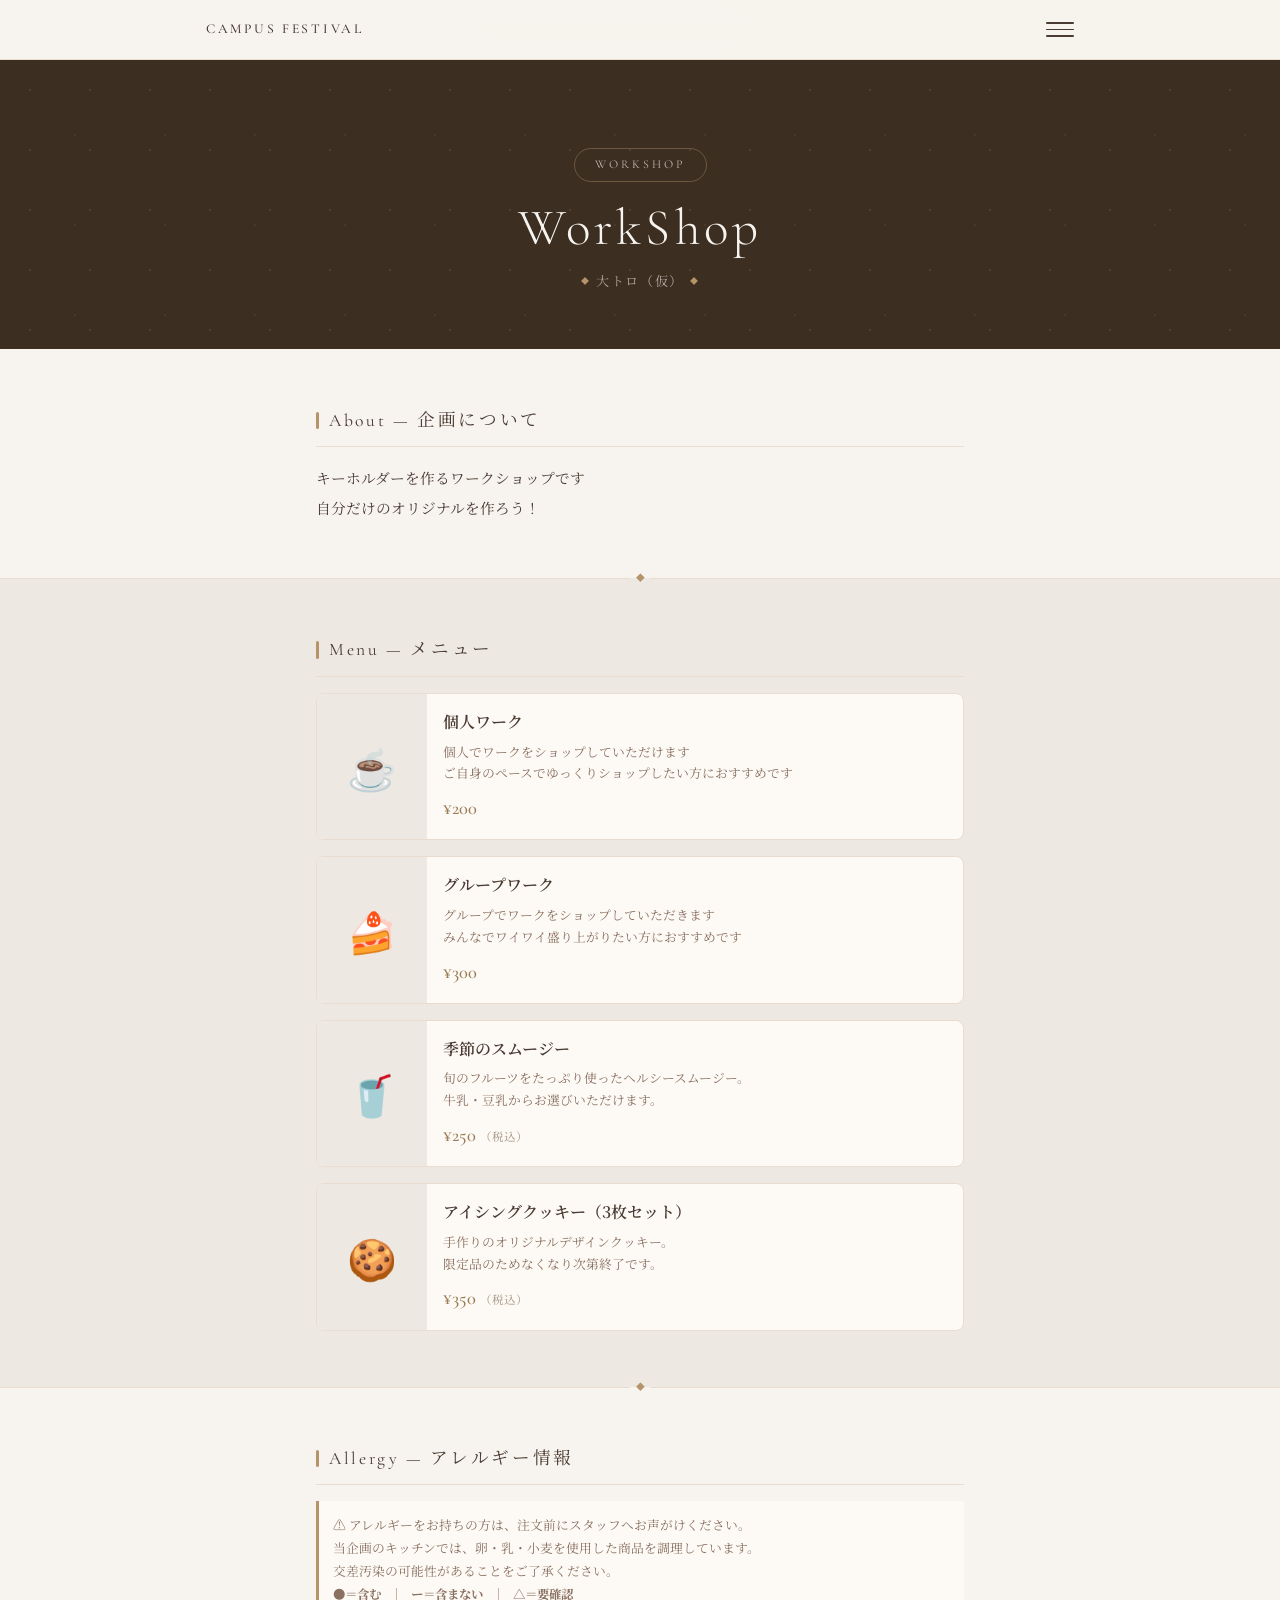
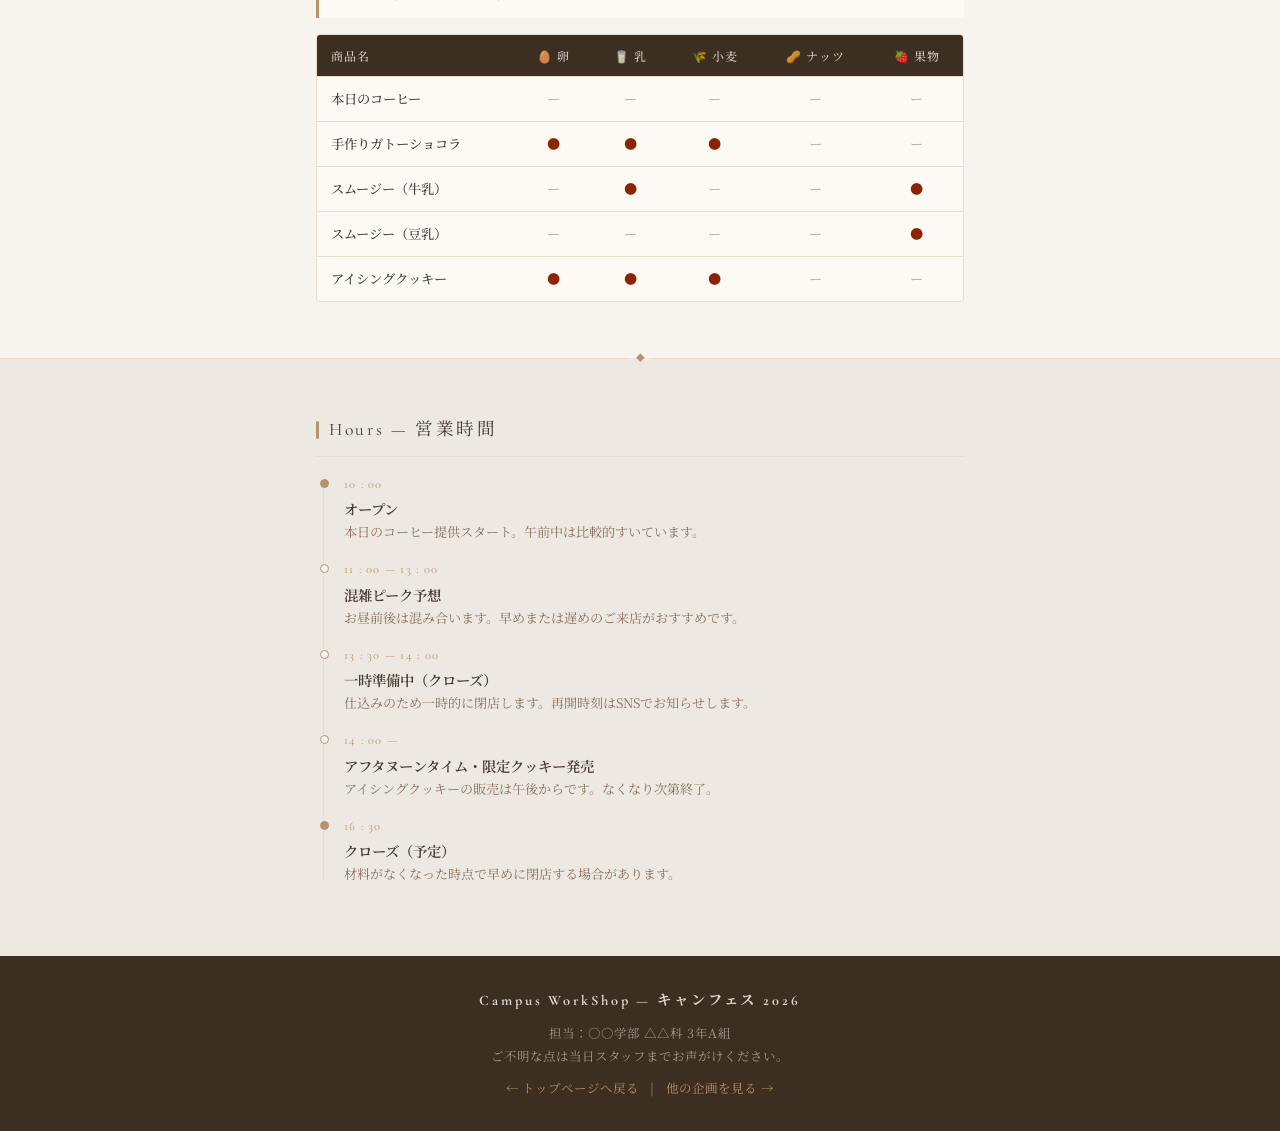
<file: pages/workshop/index.html>
<!DOCTYPE html>
<html lang="ja">
<head>
  <meta charset="UTF-8">
  <meta name="viewport" content="width=device-width, initial-scale=1.0">
  <!--
  ✏️ 【編集ガイド】meta description
     検索エンジンやSNSでシェアされたときに表示される説明文です。
     企画の内容・場所・見どころを110文字程度で書いてください。
  -->
  <meta name="description" content="Campus Café — キャンフェス2026の企画紹介ページ。手作りドリンク＆スイーツをご用意してお待ちしています。3号館 204教室にてオープン。">

  <!--
  ✏️ 【編集ガイド】ページタイトル
     「企画名 | 文化祭名」の形式で書くと分かりやすいです。
  -->
  <title>WorkShop | キャンフェス 2026</title>

  <!--
  ✏️ 【編集ガイド】スタイルシートの読み込み
     ① common.css → サイト全体の共通デザイン（触らなくてOK）
     ② style.css  → このページ専用のスタイル（配色などを変えたいときに編集）

     ★ このページを別のフォルダにコピーした場合は、
       ../../css/common.css のパスが正しいか確認してください。
       （pages/自分のフォルダ名/ に置いた場合は変更不要です）
  -->
  <link rel="stylesheet" href="../../css/common.css">
  <link rel="stylesheet" href="style.css">
</head>
<body>

  <!-- ========================================================
       ナビゲーションバー（ハンバーガーメニュー付き）
       ========================================================
  ✅ 【編集ガイド】
     .site-nav__logo のテキストをサイト名に変えてください。
     ハンバーガーアイコンの構造は変えないでください。
  ======================================================== -->

  <!-- ファイルの先頭には必ずこの非表示チェックボックスを配置してください（メニュー開閉の制御用） -->
  <input type="checkbox" id="nav-toggle" class="nav-toggle" aria-hidden="true">

  <nav class="site-nav" aria-label="サイトナビゲーション">
    <div class="site-nav__inner">
      <!-- サイト名（クリックでトップページへ戻る） -->
      <!-- ✅ ここのテキストを文化祭名に変えてください -->
      <div class="site-nav__logo">
        <a href="../../index.html">Campus Festival</a>
      </div>
      <!-- ハンバーガーアイコン（<label> で checkbox と連動） -->
      <label for="nav-toggle" class="site-nav__hamburger" aria-label="メニューを開く">
        <span></span>
        <span></span>
        <span></span>
      </label>
    </div>
  </nav>

  <!-- メニューパネル（右側からスライドイン） -->
  <div class="nav-menu" role="dialog" aria-modal="true" aria-label="サイトメニュー">
    <!-- ✕ 閉じるボタン -->
    <label for="nav-toggle" class="nav-menu__close" aria-label="メニューを閉じる">×</label>
    <!-- メニュー内のサイト名 -->
    <p class="nav-menu__logo">Campus Festival</p>
    <nav aria-label="バーガーメニュー">
      <ul class="nav-menu__list">
        <!-- ✅ メニュー項目・リンク先は以下を変更してください。
             href はメインページの各セクションへのリンクです。 -->
        <li>
          <a href="../../index.html#top" class="nav-menu__link">
            About
            <span>概要</span>
          </a>
        </li>
        <li>
          <a href="../../index.html#projects" class="nav-menu__link">
            Chambers
            <span>企画一覧</span>
          </a>
        </li>
        <li>
          <a href="../../index.html#schedule" class="nav-menu__link">
            Schedule
            <span>タイムスケジュール</span>
          </a>
        </li>
        <li>
          <a href="../../index.html#map" class="nav-menu__link">
            Map
            <span>キャンパスマップ</span>
          </a>
        </li>
        <li>
          <a href="../../index.html#caution" class="nav-menu__link">
            Mystery Quest
            <span>注意事項・その他</span>
          </a>
        </li>
      </ul>
    </nav>
  </div>
  <!-- /nav-menu -->

  <!-- 背景暗転（クリックでメニューを閉じる） -->
  <label for="nav-toggle" class="nav-menu__backdrop" aria-hidden="true"></label>

  <!-- ========================================================
       企画ヒーローヘッダー
       ========================================================
  ✏️ 【編集ガイド】ヘッダーの変更方法
     以下の3か所を書き換えてください：
     1. .page-hero__tag  → 企画の種類（例：Café / Exhibition / Game）
     2. .page-hero__title → 企画名（日本語・英語どちらでも可）
     3. .page-hero__place → 開催場所（建物・教室番号）

     背景色を変えたいとき → style.css の --page-hero-bg を変更
  ======================================================== -->
  <header class="page-hero" id="top">

    <!-- ✏️ 企画の種類タグ（英語表記が映えます） -->
    <p class="page-hero__tag">WorkShop</p>

    <!-- ✏️ 企画名（自分の企画名に変えてください） -->
    <h1 class="page-hero__title">WorkShop</h1>

    <!-- ✏️ 開催場所 -->
    <p class="page-hero__place">大トロ（仮）</p>

  </header>

  <!-- ========================================================
       メインコンテンツ
  ======================================================== -->
  <main>

    <!-- ========================================================
         ① 企画概要・紹介文
         ========================================================
    ✏️ 【編集ガイド】紹介文
       100〜200文字を目安に、企画の魅力を自由に書いてください。
       複数の段落に分けたい場合は <p>〜</p> を増やしてください。
    ======================================================== -->
    <section class="section about-section" id="about">
      <div class="container">

        <!-- ✏️ 見出しを変えてください（または削除してもOK） -->
        <h2 class="page-section-title">About — 企画について</h2>

        <!-- ✏️ ここに紹介文を書いてください（100〜200文字程度） -->
        <p class="about-text">
          キーホルダーを作るワークショップです<br>
          自分だけのオリジナルを作ろう！
        </p>
        <!-- ✏️ ここまでが紹介文です -->

      </div>
    </section>

    <!-- ========================================================
         ② メニュー・サービス内容
         ========================================================
    ✏️ 【編集ガイド】メニューの追加・変更方法
       .menu-item のブロックをコピーして商品を増やせます。
       各商品の変更箇所：
       1. .menu-item__img-wrap 内 → 商品画像（下の説明を参照）
       2. .menu-item__name → 商品名
       3. .menu-item__desc → 商品の説明（不要なら <p> ごと削除OK）
       4. .menu-item__price → 値段

       【画像の差し替え方】
       画像ファイルを準備したら、絵文字のプレースホルダーを削除して、
       以下のように <img> タグを記述してください：
       <img src="coffee.jpg" alt="本日のコーヒー">
    ======================================================== -->
    <section class="section menu-section" id="menu">
      <div class="container">

        <h2 class="page-section-title">Menu — メニュー</h2>

        <ul class="menu-list" role="list">

          <!-- ============ 商品1 ============
               ✏️ このブロックをコピーして商品を追加できます -->
          <li class="menu-item" id="menu-item-coffee">

            <!-- 商品画像エリア
                 ✏️ 画像ができたら、下の絵文字テキストを
                    <img src="coffee.jpg" alt="本日のコーヒー"> に差し替えてください -->
            <div class="menu-item__img-wrap" aria-hidden="true">☕</div>

            <div class="menu-item__body">
              <!-- ✏️ 商品名 -->
              <p class="menu-item__name">個人ワーク</p>
              <!-- ✏️ 商品説明（不要なら <p> ごと削除してください） -->
              <p class="menu-item__desc">
                個人でワークをショップしていただけます<br>
                ご自身のペースでゆっくりショップしたい方におすすめです
              </p>
              <!-- ✏️ 値段（税込み表記を忘れずに） -->
              <p class="menu-item__price">¥200 <small></small></p>
            </div>

          </li>
          <!-- ============ / 商品1 ============ -->

          <!-- ============ 商品2 ============ -->
          <li class="menu-item" id="menu-item-cake">
            <div class="menu-item__img-wrap" aria-hidden="true">🍰</div>
            <div class="menu-item__body">
              <p class="menu-item__name">グループワーク</p>
              <p class="menu-item__desc">
                グループでワークをショップしていただきます<br>
                みんなでワイワイ盛り上がりたい方におすすめです
              </p>
              <p class="menu-item__price">¥300 <small></small></p>
            </div>
          </li>
          <!-- ============ / 商品2 ============ -->

          <!-- ============ 商品3 ============ -->
          <li class="menu-item" id="menu-item-smoothie">
            <div class="menu-item__img-wrap" aria-hidden="true">🥤</div>
            <div class="menu-item__body">
              <p class="menu-item__name">季節のスムージー</p>
              <p class="menu-item__desc">
                旬のフルーツをたっぷり使ったヘルシースムージー。<br>
                牛乳・豆乳からお選びいただけます。
              </p>
              <p class="menu-item__price">¥250 <small>（税込）</small></p>
            </div>
          </li>
          <!-- ============ / 商品3 ============ -->

          <!-- ============ 商品4 ============ -->
          <li class="menu-item" id="menu-item-cookie">
            <div class="menu-item__img-wrap" aria-hidden="true">🍪</div>
            <div class="menu-item__body">
              <p class="menu-item__name">アイシングクッキー（3枚セット）</p>
              <p class="menu-item__desc">
                手作りのオリジナルデザインクッキー。<br>
                限定品のためなくなり次第終了です。
              </p>
              <p class="menu-item__price">¥350 <small>（税込）</small></p>
            </div>
          </li>
          <!-- ============ / 商品4 ============ -->

        </ul><!-- /.menu-list -->
      </div>
    </section>

    <!-- ========================================================
         ③ アレルギー情報
         ========================================================
    ✏️ 【編集ガイド】アレルギー表の書き方
       各セルの記号：
         ● = 含む（アレルゲンあり）
         ー = 含まない
         △ = 要確認（製造ラインに注意が必要な場合）

       商品が増えたら <tr>〜</tr> のブロックをコピーして行を追加。
       アレルゲンの種類が変わったら <th> を増やして列を追加できます。

       ⚠️ アレルギー情報は必ず正確に記載してください！
          不明な場合は「要確認」または「△」と記載しましょう。
    ======================================================== -->
    <section class="section allergy-section" id="allergy">
      <div class="container">

        <h2 class="page-section-title">Allergy — アレルギー情報</h2>

        <!-- 注意書き（✏️ 内容を変えてください） -->
        <div class="allergy-note">
          ⚠️ アレルギーをお持ちの方は、注文前にスタッフへお声がけください。<br>
          当企画のキッチンでは、卵・乳・小麦を使用した商品を調理しています。<br>
          交差汚染の可能性があることをご了承ください。<br>
          <strong style="font-size:0.78rem;">●＝含む &ensp;｜&ensp; ー＝含まない &ensp;｜&ensp; △＝要確認</strong>
        </div>

        <!-- スマホでは横スクロールして見られます -->
        <div class="table-scroll">
          <table class="allergy-table" aria-label="アレルギー情報一覧">
            <thead>
              <tr>
                <!--
                ✏️ 列の見出しを変えてください。
                   アレルゲンの種類を追加・変更できます。
                -->
                <th scope="col">商品名</th>
                <th scope="col">🥚 卵</th>
                <th scope="col">🥛 乳</th>
                <th scope="col">🌾 小麦</th>
                <th scope="col">🥜 ナッツ</th>
                <th scope="col">🍓 果物</th>
              </tr>
            </thead>
            <tbody>
              <!--
              ✏️ 各行の ● / ー / △ を正確に書き換えてください。
                 CSSクラスも合わせて変えてください：
                   あり  → class="allergy--yes"
                   なし  → class="allergy--no"
                   要確認 → class="allergy--check"
              -->

              <!-- 商品1行 -->
              <tr>
                <td>本日のコーヒー</td>
                <td class="allergy--no">ー</td>
                <td class="allergy--no">ー</td>
                <td class="allergy--no">ー</td>
                <td class="allergy--no">ー</td>
                <td class="allergy--no">ー</td>
              </tr>

              <!-- 商品2行 -->
              <tr>
                <td>手作りガトーショコラ</td>
                <td class="allergy--yes">●</td>
                <td class="allergy--yes">●</td>
                <td class="allergy--yes">●</td>
                <td class="allergy--no">ー</td>
                <td class="allergy--no">ー</td>
              </tr>

              <!-- 商品3行（牛乳） -->
              <tr>
                <td>スムージー（牛乳）</td>
                <td class="allergy--no">ー</td>
                <td class="allergy--yes">●</td>
                <td class="allergy--no">ー</td>
                <td class="allergy--no">ー</td>
                <td class="allergy--yes">●</td>
              </tr>

              <!-- 商品3行（豆乳） -->
              <tr>
                <td>スムージー（豆乳）</td>
                <td class="allergy--no">ー</td>
                <td class="allergy--no">ー</td>
                <td class="allergy--no">ー</td>
                <td class="allergy--no">ー</td>
                <td class="allergy--yes">●</td>
              </tr>

              <!-- 商品4行 -->
              <tr>
                <td>アイシングクッキー</td>
                <td class="allergy--yes">●</td>
                <td class="allergy--yes">●</td>
                <td class="allergy--yes">●</td>
                <td class="allergy--no">ー</td>
                <td class="allergy--no">ー</td>
              </tr>

            </tbody>
          </table>
        </div><!-- /.table-scroll -->

      </div>
    </section>

    <!-- ========================================================
         ④ 営業タイムスケジュール
         ========================================================
    ✏️ 【編集ガイド】タイムスケジュール
       .timeline__item のブロックをコピーして項目を追加できます。
       .timeline__time → 時刻を変更
       <strong> → イベント名を変更
       <p> → 説明文を変更（不要なら削除OK）

       ハイライト（目立たせる）にしたい項目には
       class="timeline__item--highlight" を追加してください。
    ======================================================== -->
    <section class="section" id="hours" style="background-color: var(--color-bg-dark);">
      <div class="container">

        <h2 class="page-section-title">Hours — 営業時間</h2>

        <div class="timeline">

          <!-- ✏️ 以下の項目を営業スケジュールに書き換えてください -->

          <div class="timeline__item timeline__item--highlight">
            <!-- ✏️ 時刻 -->
            <p class="timeline__time">10 : 00</p>
            <div class="timeline__body">
              <!-- ✏️ イベント名 -->
              <strong>オープン</strong>
              <!-- ✏️ 説明文（不要なら削除） -->
              <p>本日のコーヒー提供スタート。午前中は比較的すいています。</p>
            </div>
          </div>

          <div class="timeline__item">
            <p class="timeline__time">11 : 00 — 13 : 00</p>
            <div class="timeline__body">
              <strong>混雑ピーク予想</strong>
              <p>お昼前後は混み合います。早めまたは遅めのご来店がおすすめです。</p>
            </div>
          </div>

          <div class="timeline__item">
            <p class="timeline__time">13 : 30 — 14 : 00</p>
            <div class="timeline__body">
              <strong>一時準備中（クローズ）</strong>
              <p>仕込みのため一時的に閉店します。再開時刻はSNSでお知らせします。</p>
            </div>
          </div>

          <div class="timeline__item">
            <p class="timeline__time">14 : 00 —</p>
            <div class="timeline__body">
              <strong>アフタヌーンタイム・限定クッキー発売</strong>
              <p>アイシングクッキーの販売は午後からです。なくなり次第終了。</p>
            </div>
          </div>

          <div class="timeline__item timeline__item--highlight">
            <p class="timeline__time">16 : 30</p>
            <div class="timeline__body">
              <strong>クローズ（予定）</strong>
              <p>材料がなくなった時点で早めに閉店する場合があります。</p>
            </div>
          </div>

        </div><!-- /.timeline -->
      </div>
    </section>

  </main>

  <!-- ========================================================
       フッター
       ========================================================
  ✏️ 【編集ガイド】フッター
     企画名・担当クラス・担当者名などに変えてください。
  ======================================================== -->
  <footer class="page-footer">

    <!-- ✏️ 企画名 -->
    <strong>Campus WorkShop — キャンフェス 2026</strong>

    <!-- ✏️ 担当チーム情報（不要なら削除してください） -->
    <p style="margin-bottom: 10px;">
      担当：○○学部 △△科 3年A組<br>
      ご不明な点は当日スタッフまでお声がけください。
    </p>

    <p>
      <a href="../../index.html">← トップページへ戻る</a>
      &ensp;|&ensp;
      <a href="../../index.html#projects">他の企画を見る →</a>
    </p>

  </footer>

  <!--
  メニュー自動クローズ JS の読み込み
  ✅ 【編集ガイド】
     このファイルは触らないでください。
     メニュー内のリンクをタップしたときにメニューを自動で閉じます。
  -->
  <script src="../../js/menu.js"></script>

</body>
</html>
</file>
<file: css/common.css>
/*
============================================================
  common.css — キャンフェスサイト 共通スタイル
============================================================
  このファイルはサイト全体の「土台」です。
  フォント・色・ナビゲーション・ボタンなど、
  全ページで共通して使うスタイルをまとめています。

  ✏️ 色を変えたいときは :root { } の中の変数を変更してください。
  　 一箇所変えるだけで、サイト全体の色が変わります！
============================================================
*/

/* ============================================================
   1. Google Fonts の読み込み
   ============================================================
   Cormorant Garamond : 欧文用のクラシックなセリフ体（見出し用）
   Noto Serif JP      : 日本語テキスト用の上品な明朝体
   ============================================================ */
@import url('https://fonts.googleapis.com/css2?family=Cormorant+Garamond:ital,wght@0,300;0,400;0,500;0,600;0,700;1,300;1,400&family=Noto+Serif+JP:wght@300;400;500;600;700&display=swap');

/* ============================================================
   2. CSS 変数（カラーパレット・フォント・サイズ設定）
   ============================================================
   ✏️ ここの値を変えると → サイト全体のデザインが一括で変わります！
   ============================================================ */
:root {
  /* ─── 背景色 ─────────────────────────────────
     羊皮紙のような落ち着いたベージュです。
     より白くしたい場合は #FAF8F4 など。
  ─────────────────────────────────────────── */
  --color-bg: #F7F4EF;
  --color-bg-card: #FDFAF6;
  /* カード・パネルの背景（少し明るめ） */
  --color-bg-dark: #EDE9E2;
  /* セクション区切りなどに使う少し暗いベージュ */

  /* ─── テキスト色 ─────────────────────────────
     深いチョコレートブラウン系です。
  ─────────────────────────────────────────── */
  --color-text: #4A3B32;
  /* メインテキスト（一番よく使う色） */
  --color-text-sub: #8A7060;
  /* 補足テキスト・キャプション用 */
  --color-text-muted: #B0A090;
  /* さらに薄い補足テキスト */

  /* ─── アクセントカラー ───────────────────────
     上品なブロンズ〜ゴールドです。
     ボタンや罫線などに使います。
  ─────────────────────────────────────────── */
  --color-accent: #B59469;
  /* メインアクセント（ブロンズゴールド） */
  --color-accent-dark: #9A7A52;
  /* ボタンホバー時など、少し暗いアクセント */
  --color-accent-pale: #E8DDD0;
  /* 罫線・薄いボーダー用 */

  /* ─── フォント ─────────────────────────────── */
  --font-display: 'Cormorant Garamond', 'Noto Serif JP', serif;
  /* 大見出し用 */
  --font-body: 'Noto Serif JP', 'Yu Mincho', '游明朝', Georgia, serif;
  /* 本文用 */

  /* ─── ナビゲーションバーの高さ ─────────────── */
  --nav-height: 60px;

  /* ─── 角丸の大きさ ──────────────────────────
     0px にすると四角、大きくすると丸くなります。
  ─────────────────────────────────────────── */
  --radius-sm: 4px;
  --radius-md: 8px;
  --radius-lg: 16px;

  /* ─── 影 ────────────────────────────────────── */
  --shadow-sm: 0 1px 4px rgba(74, 59, 50, 0.08);
  --shadow-md: 0 4px 16px rgba(74, 59, 50, 0.10);
  --shadow-lg: 0 8px 32px rgba(74, 59, 50, 0.14);

  /* ─── 余白（スペーシング）───────────────────── */
  --space-xs: 8px;
  --space-sm: 16px;
  --space-md: 32px;
  --space-lg: 56px;
  --space-xl: 88px;
}

/* ============================================================
   3. リセット & 全体の基本スタイル
   ============================================================
   ブラウザごとのズレをなくす「初期化」コードです。
   基本的にここは触らなくて大丈夫です。
   ============================================================ */
*,
*::before,
*::after {
  box-sizing: border-box;
  margin: 0;
  padding: 0;
}

html {
  font-size: 16px;
  scroll-behavior: smooth;
  -webkit-text-size-adjust: 100%;
  /* iOSでフォントサイズが変わるのを防ぐ */
}

body {
  font-family: var(--font-body);
  background-color: var(--color-bg);
  /* ─── 背景テクスチャ ─────────────────────────────────────────
     羊皮紙のような微細な奥行き感を演出するグラデーションです。
     強さを変えたい場合は rgba(181,148,105, XX) の XX（0〜1）を調整。
  ───────────────────────────────────────────────────────── */
  background-image:
    radial-gradient(ellipse at 15% 40%, rgba(181, 148, 105, 0.05) 0%, transparent 55%),
    radial-gradient(ellipse at 85% 15%, rgba(181, 148, 105, 0.04) 0%, transparent 50%),
    radial-gradient(ellipse at 55% 85%, rgba(181, 148, 105, 0.05) 0%, transparent 55%);
  color: var(--color-text);
  line-height: 1.8;
  /* ナビバーの高さ分だけ上に余白を作る（コンテンツがナビに隠れないため） */
  padding-top: var(--nav-height);
  word-break: break-word;
  -webkit-font-smoothing: antialiased;
}

img {
  max-width: 100%;
  height: auto;
  display: block;
}

a {
  color: var(--color-accent);
  text-decoration: none;
  transition: opacity 0.2s ease;
}

a:hover {
  opacity: 0.75;
}

ul,
ol {
  list-style: none;
}

/* ============================================================
   4. ナビゲーションバー
   ============================================================
   画面上部に固定されるメニューバーです。
   左にサイト名、右にハンバーガーアイコンを配置します。

   ✏️ サイト名を変えたいとき → HTML の .nav__logo のテキストを変更
   ✏️ 背景色を変えたいとき  → --nav-bg の色を変更
   ============================================================ */
.site-nav {
  position: fixed;
  top: 0;
  left: 0;
  right: 0;
  z-index: 1000;
  height: var(--nav-height);
  background-color: rgba(247, 244, 239, 0.95);
  backdrop-filter: blur(10px);
  -webkit-backdrop-filter: blur(10px);
  border-bottom: 1px solid var(--color-accent-pale);
}

/* ナビ内側のレイアウト（左右に要素を配置） */
.site-nav__inner {
  display: flex;
  align-items: center;
  justify-content: space-between;
  height: 100%;
  padding: 0 var(--space-sm);
  max-width: 900px;
  margin: 0 auto;
}

/* サイト名（左側） */
.site-nav__logo {
  font-family: var(--font-display);
  font-size: 0.85rem;
  font-weight: 500;
  letter-spacing: 0.2em;
  text-transform: uppercase;
  color: var(--color-text);
}

.site-nav__logo a {
  color: inherit;
}

/* ハンバーガーアイコン（<label> タグ）
   チェックボックスと連動してメニューを開閉します */
.site-nav__hamburger {
  display: flex;
  flex-direction: column;
  justify-content: center;
  gap: 5px;
  width: 28px;
  height: 28px;
  cursor: pointer;
  flex-shrink: 0;
  z-index: 1001;
  position: relative;
}

.site-nav__hamburger span {
  display: block;
  height: 1.5px;
  background-color: var(--color-text);
  border-radius: 2px;
  transform-origin: center;
  transition: transform 0.3s ease, opacity 0.3s ease;
}

/* ============================================================
   5. 共通レイアウトユーティリティ
   ============================================================
   各ページで使い回せる便利なクラスです。
   ============================================================ */

/* .container : コンテンツの最大幅を制限して中央に寄せる */
.container {
  width: 100%;
  max-width: 680px;
  margin-left: auto;
  margin-right: auto;
  padding-left: var(--space-sm);
  padding-right: var(--space-sm);
}

/* .section : 上下に余白があるセクション枠 */
.section {
  padding-top: var(--space-lg);
  padding-bottom: var(--space-lg);
  /* 固定ナビバーの高さ分だけスクロール位置をオフセット
     → メニューからジャンプしたときにナビバーに隠れるのを防ぐ。
     --nav-height 変数を流用するため、ナビの高さ変更時に自動追従します。 */
  scroll-margin-top: var(--nav-height);
}

/* セクションを交互に色が変わるようにする（偶数番目） */
.section--alt {
  background-color: var(--color-bg-dark);
}


/* ============================================================
   6. セクション見出し（共通）
   ============================================================ */
.section-heading {
  text-align: center;
  margin-bottom: var(--space-md);
}

/* 英語の大見出し（例：SCHEDULE） */
.section-heading__en {
  font-family: var(--font-display);
  font-size: 2rem;
  font-weight: 300;
  letter-spacing: 0.15em;
  color: var(--color-text);
  line-height: 1.1;
}

/* 日本語の小見出し（例：タイムスケジュール） */
.section-heading__ja {
  display: block;
  font-size: 0.75rem;
  font-weight: 400;
  letter-spacing: 0.2em;
  color: var(--color-text-sub);
  margin-top: 6px;
}

/* 見出し下の細い装飾ライン */
.section-heading__line {
  display: block;
  width: 40px;
  height: 1px;
  background-color: var(--color-accent);
  margin: 12px auto 0;
}

/* ============================================================
   7. ボタン（2種類）
   ============================================================
   参考画像と同じ「塗りつぶし」と「枠線のみ」の2種類です。

   ✏️ ボタンの文字を変えたいとき → HTML の <a> タグの中身を変更
   ✏️ ボタンの色を変えたいとき  → --color-accent の値を変更（:rootの中）
   ============================================================ */
.btn {
  display: inline-flex;
  align-items: center;
  justify-content: center;
  gap: 8px;
  min-width: 160px;
  padding: 14px 28px;
  font-family: var(--font-body);
  font-size: 0.85rem;
  font-weight: 400;
  letter-spacing: 0.12em;
  text-decoration: none;
  border-radius: var(--radius-sm);
  transition: background-color 0.25s ease, color 0.25s ease, opacity 0.25s ease;
  cursor: pointer;
  white-space: nowrap;
}

/* 塗りつぶしボタン（メインアクション用） */
.btn--solid {
  background-color: var(--color-accent);
  color: #fff;
  border: 1px solid var(--color-accent);
}

.btn--solid:hover {
  background-color: var(--color-accent-dark);
  border-color: var(--color-accent-dark);
  opacity: 1;
}

/* アウトライン（枠線のみ）ボタン（サブアクション用） */
.btn--outline {
  background-color: transparent;
  color: var(--color-text);
  border: 1px solid var(--color-text);
}

.btn--outline:hover {
  background-color: rgba(74, 59, 50, 0.06);
  opacity: 1;
}

/* ボタンを横並びにまとめるラッパー */
.btn-group {
  display: flex;
  gap: var(--space-sm);
  flex-wrap: wrap;
  justify-content: center;
}

/* ============================================================
   8. タイムライン（共通・縦型）
   ============================================================ */
.timeline {
  position: relative;
  padding-left: 28px;
}

/* 縦の罫線 */
.timeline::before {
  content: '';
  position: absolute;
  left: 7px;
  top: 4px;
  bottom: 4px;
  width: 1px;
  background-color: var(--color-accent-pale);
}

.timeline__item {
  position: relative;
  margin-bottom: var(--space-sm);
}

/* 丸い点（タイムラインのマーカー） */
.timeline__item::before {
  content: '';
  position: absolute;
  left: -24px;
  top: 6px;
  width: 9px;
  height: 9px;
  border-radius: 50%;
  background-color: var(--color-bg);
  border: 1.5px solid var(--color-accent);
}

/* ハイライトされた項目（開会式・閉会式など） */
.timeline__item--highlight::before {
  background-color: var(--color-accent);
}

.timeline__time {
  font-family: var(--font-display);
  font-size: 0.78rem;
  letter-spacing: 0.1em;
  color: var(--color-accent);
  margin-bottom: 2px;
}

.timeline__body {
  font-size: 0.9rem;
  color: var(--color-text);
  line-height: 1.6;
}

.timeline__body strong {
  display: block;
  font-weight: 600;
  margin-bottom: 1px;
}

.timeline__body p {
  font-size: 0.82rem;
  color: var(--color-text-sub);
}

/* ============================================================
   9. カード
   ============================================================ */
.card {
  background-color: var(--color-bg-card);
  border: 1px solid var(--color-accent-pale);
  border-radius: var(--radius-md);
  overflow: hidden;
  transition: box-shadow 0.25s ease, transform 0.25s ease;
}

.card:hover {
  box-shadow: var(--shadow-md);
  transform: translateY(-2px);
}

/* ============================================================
   10. 共通フッター
   ============================================================ */
.site-footer {
  background-color: var(--color-text);
  color: rgba(253, 250, 246, 0.6);
  text-align: center;
  padding: var(--space-md) var(--space-sm);
  font-size: 0.78rem;
  letter-spacing: 0.08em;
}

.site-footer strong {
  color: rgba(253, 250, 246, 0.9);
  font-family: var(--font-display);
  font-size: 0.9rem;
  letter-spacing: 0.2em;
}

.site-footer a {
  color: var(--color-accent);
}

.site-footer__inner {
  display: flex;
  flex-direction: column;
  gap: 10px;
  align-items: center;
}

/* ============================================================
   11. 区切り装飾（セクション間のオーナメント）
   ============================================================ */
.ornament {
  text-align: center;
  color: var(--color-accent);
  font-family: var(--font-display);
  font-size: 1.2rem;
  letter-spacing: 0.4em;
  margin: var(--space-xs) 0;
  opacity: 0.6;
}

/* ============================================================
   12. レスポンシブ補助
   ============================================================ */
@media (max-width: 480px) {
  :root {
    --space-lg: 44px;
    --space-xl: 64px;
    --nav-height: 52px;
  }

  .section-heading__en {
    font-size: 1.6rem;
  }

  .btn {
    width: 100%;
    min-width: unset;
  }

  .btn-group {
    flex-direction: column;
    align-items: stretch;
  }
}

/* ============================================================
   13. セクション境界の飾り線
   ============================================================
   セクション間の境界を表現するため、
   左右分割のゴールド線（::after）と中央のダイヤ（::before）を組み合わせます。
   背景テクスチャと馨ませるよう、ダイヤは背景透明のまま配置。
   ============================================================ */

/* セクション間の共通設定（border-top は使わない） */
.section+.section {
  position: relative;
}

/* ダイヤ本体（::before）—— 背景なし・透明のまま中央に重ねる */
.section+.section::before {
  content: '◆';
  position: absolute;
  top: 0;
  left: 50%;
  transform: translate(-50%, -50%);
  font-size: 0.55rem;
  color: var(--color-accent);
  z-index: 1;
  line-height: 1;
  /* background は一切設定しない → 背景テクスチャが透ける */
}

/* 左右に分割した細い罫線（::after）—— 中央のダイヤの直前まで線を伸ばす */
.section+.section::after {
  content: '';
  position: absolute;
  top: 0;
  left: 0;
  right: 0;
  height: 1px;
  background: linear-gradient(to right,
      var(--color-accent-pale) calc(50% - 0.65em),
      transparent calc(50% - 0.65em),
      transparent calc(50% + 0.65em),
      var(--color-accent-pale) calc(50% + 0.65em));
}

/* 各セクションの背景色明示—— inherit 方式を廃止したため不要になりました
   （削除してもかまいません。テーマ変更時に必要なら再追加してください） */
.schedule-section {
  background-color: var(--color-bg-dark);
}

.projects-section {
  background-color: var(--color-bg);
}

.map-section {
  background-color: var(--color-bg-dark);
}

.caution-section {
  background-color: var(--color-bg);
}

/* ============================================================
   14. CSS-only ハンバーガーメニュー
   ============================================================
   JavaScript を使わず、<input type="checkbox"> と CSS の
   :checked セレクタでメニューの開閉を制御します。

   HTML 構造（兄弟要素の順序が重要です）：
   1. <input type="checkbox" id="nav-toggle" class="nav-toggle">
   2. <nav class="site-nav"> ... ハンバーガー label ... </nav>
   3. <div class="nav-menu"> ... メニュー内容 ... </div>
   4. <label class="nav-menu__backdrop" for="nav-toggle"></label>
   ============================================================ */

/* チェックボックス本体は非表示 */
.nav-toggle {
  display: none;
}

/* ─── メニューパネル本体 ──────────────────────────────────────
   デフォルトは右外側（画面外）に隠れています。
   チェック時に translateX(0) でスライドインします。
──────────────────────────────────────────────────────────── */
.nav-menu {
  position: fixed;
  top: 0;
  right: 0;
  bottom: 0;
  width: min(300px, 82vw);
  background-color: var(--color-bg);
  /* 羊皮紙テクスチャを継承 */
  background-image:
    radial-gradient(ellipse at 80% 20%, rgba(181, 148, 105, 0.05) 0%, transparent 60%);
  border-left: 1px solid var(--color-accent-pale);
  z-index: 2000;
  transform: translateX(100%);
  transition: transform 0.38s cubic-bezier(0.4, 0, 0.2, 1);
  overflow-y: auto;
  padding: var(--space-xl) var(--space-md) var(--space-lg);
  display: flex;
  flex-direction: column;
  gap: var(--space-md);
}

/* チェック時：メニューをスライドイン */
.nav-toggle:checked~.nav-menu {
  transform: translateX(0);
}

/* ✕ 閉じるボタン
   タップしやすさ向上のため 44×44px のタッチターゲットを確保 */
.nav-menu__close {
  position: absolute;
  top: 16px;
  right: 16px;
  width: 44px;
  height: 44px;
  display: flex;
  align-items: center;
  justify-content: center;
  cursor: pointer;
  font-family: var(--font-display);
  font-size: 2.2rem;
  font-weight: 300;
  color: var(--color-text-sub);
  border-radius: 50%;
  transition: background-color 0.2s ease, color 0.2s ease;
  line-height: 1;
}

.nav-menu__close:hover {
  background-color: rgba(181, 148, 105, 0.12);
  color: var(--color-text);
}

/* メニューのサイトロゴ（小さめ） */
.nav-menu__logo {
  font-family: var(--font-display);
  font-size: 0.75rem;
  letter-spacing: 0.22em;
  text-transform: uppercase;
  color: var(--color-text-muted);
  padding-bottom: var(--space-sm);
  border-bottom: 1px solid var(--color-accent-pale);
}

/* メニューリスト */
.nav-menu__list {
  display: flex;
  flex-direction: column;
  gap: 2px;
}

/* 各メニューリンク */
.nav-menu__link {
  display: block;
  font-family: var(--font-display);
  font-size: 1.35rem;
  font-weight: 300;
  letter-spacing: 0.1em;
  color: var(--color-text);
  padding: 14px 0;
  border-bottom: 1px solid var(--color-accent-pale);
  text-decoration: none;
  transition: color 0.2s ease, padding-left 0.2s ease;
  position: relative;
}

.nav-menu__link:hover {
  color: var(--color-accent);
  padding-left: 8px;
  opacity: 1;
}

/* リンクの左側の細いゴールドライン（ホバー時） */
.nav-menu__link::before {
  content: '';
  position: absolute;
  left: -4px;
  top: 50%;
  transform: translateY(-50%) scaleY(0);
  width: 2px;
  height: 60%;
  background-color: var(--color-accent);
  border-radius: 2px;
  transition: transform 0.2s ease;
}

.nav-menu__link:hover::before {
  transform: translateY(-50%) scaleY(1);
}

/* リンクの日本語サブテキスト */
.nav-menu__link span {
  display: block;
  font-size: 0.62rem;
  letter-spacing: 0.15em;
  color: var(--color-text-muted);
  font-family: var(--font-body);
  font-weight: 400;
  margin-top: 2px;
}

/* ─── 背景暗転オーバーレイ ────────────────────────────────────
   クリックするとメニューが閉じます（label for="nav-toggle"）
──────────────────────────────────────────────────────────── */
.nav-menu__backdrop {
  display: none;
  position: fixed;
  inset: 0;
  background-color: rgba(62, 44, 34, 0.4);
  backdrop-filter: blur(2px);
  -webkit-backdrop-filter: blur(2px);
  z-index: 1999;
  cursor: pointer;
}

.nav-toggle:checked~.nav-menu__backdrop {
  display: block;
  animation: fade-in 0.3s ease forwards;
}

@keyframes fade-in {
  from {
    opacity: 0;
  }

  to {
    opacity: 1;
  }
}

/* ─── ハンバーガー → ✕ へのアニメーション ───────────────────
   チェック時に3本線が X 形に変形します。
──────────────────────────────────────────────────────────── */
.nav-toggle:checked~.site-nav .site-nav__hamburger span:nth-child(1) {
  transform: translateY(6.5px) rotate(45deg);
}

.nav-toggle:checked~.site-nav .site-nav__hamburger span:nth-child(2) {
  opacity: 0;
  transform: scaleX(0);
}

.nav-toggle:checked~.site-nav .site-nav__hamburger span:nth-child(3) {
  transform: translateY(-6.5px) rotate(-45deg);
}
</file>
<file: pages/art-exhibit/style.css>
/*
============================================================
  style.css — 企画紹介ページ 独自スタイル
============================================================
  このファイルは企画ページ専用のスタイルです。
  共通の common.css を読み込んだ上で、
  このページだけのデザインを追加・上書きしています。

  ✏️ 【カスタマイズガイド】
     このページのデザインを変えるには :root { } の
     CSS変数を変えるのが一番簡単です。
     色・フォントを変えると、ページの雰囲気がガラッと変わります！
============================================================
*/

/* ============================================================
   1. このページ専用のカラー変数（上書き・追加）
   ============================================================
   ✏️ ここを変えると → このページの配色が一括で変わります！
      common.css の変数も引き継いでいます。
   ============================================================ */
:root {
  /* このページのアクセントカラー
     → common.css の --color-accent と同じブロンズゴールドですが、
        変えればこのページだけ違う色にできます */
  --page-accent:       #B59469;
  --page-accent-dark:  #9A7A52;
  --page-accent-pale:  #E8DDD0;

  /* 企画ヘッダーの背景色
     ✏️ ここを変えると企画ページのヘッダー背景色が変わります */
  --page-hero-bg:      #3D2E22;  /* 深いチョコレートブラウン */
  --page-hero-text:    #F7F4EF;  /* 羊皮紙ベージュ（ヘッダーのテキスト色） */
}

/* ============================================================
   2. 企画ページ ヒーローヘッダー
   ============================================================ */
.page-hero {
  background-color: var(--page-hero-bg);
  /* 微細なドット装飾（背景テクスチャ） */
  background-image:
    radial-gradient(circle, rgba(181,148,105,0.18) 1px, transparent 1px),
    radial-gradient(circle, rgba(181,148,105,0.10) 1px, transparent 1px);
  background-size: 60px 60px, 90px 90px;
  background-position: 0 0, 30px 30px;
  padding: var(--space-xl) var(--space-sm) var(--space-lg);
  text-align: center;
}

/* ヘッダー内の「企画種別」タグ（例：Café / Exhibition） */
.page-hero__tag {
  display: inline-block;
  border: 1px solid rgba(181,148,105,0.4);
  border-radius: 999px;
  padding: 5px 20px;
  font-family: var(--font-display);
  font-size: 0.75rem;
  letter-spacing: 0.25em;
  color: rgba(247,244,239,0.7);
  margin-bottom: var(--space-sm);
  text-transform: uppercase;
}

/* 企画名（大見出し） */
.page-hero__title {
  font-family: var(--font-display);
  font-size: clamp(1.8rem, 7vw, 3.2rem);
  font-weight: 300;
  letter-spacing: 0.08em;
  color: var(--page-hero-text);
  line-height: 1.2;
  margin-bottom: 10px;
}

/* 開催場所 */
.page-hero__place {
  font-size: 0.82rem;
  color: rgba(247,244,239,0.6);
  letter-spacing: 0.12em;
  display: flex;
  align-items: center;
  justify-content: center;
  gap: 6px;
}
.page-hero__place::before {
  content: '◆';
  font-size: 0.5rem;
  color: var(--page-accent);
}
.page-hero__place::after {
  content: '◆';
  font-size: 0.5rem;
  color: var(--page-accent);
}

/* ============================================================
   3. セクション見出し（企画ページ用）
   ============================================================ */
.page-section-title {
  font-family: var(--font-display);
  font-size: 1.1rem;
  font-weight: 400;
  letter-spacing: 0.15em;
  color: var(--color-text);
  border-bottom: 1px solid var(--page-accent-pale);
  padding-bottom: 10px;
  margin-bottom: var(--space-sm);
  display: flex;
  align-items: center;
  gap: 10px;
}
/* 見出し左の縦線アクセント */
.page-section-title::before {
  content: '';
  display: inline-block;
  width: 3px;
  height: 1em;
  background-color: var(--page-accent);
  border-radius: 2px;
  flex-shrink: 0;
}

/* ============================================================
   4. 企画概要・紹介文
   ============================================================ */
.about-section {
  background-color: var(--color-bg);
}

.about-text {
  font-size: 0.92rem;
  line-height: 2;
  color: var(--color-text);
}

/* ============================================================
   5. メニュー・サービス内容
   ============================================================ */
.menu-section {
  background-color: var(--color-bg-dark);
}

.menu-list {
  display: flex;
  flex-direction: column;
  gap: var(--space-sm);
}

.menu-item {
  display: flex;
  gap: var(--space-sm);
  background-color: var(--color-bg-card);
  border: 1px solid var(--page-accent-pale);
  border-radius: var(--radius-md);
  overflow: hidden;
  transition: box-shadow 0.2s ease;
}
.menu-item:hover {
  box-shadow: var(--shadow-sm);
}

/* 商品画像エリア */
.menu-item__img-wrap {
  width: 110px;
  flex-shrink: 0;
  background-color: var(--color-bg-dark);
  display: flex;
  align-items: center;
  justify-content: center;
  font-size: 2.5rem;
  /* 画像がないときのプレースホルダー色 */
  color: var(--page-accent-pale);
}
.menu-item__img-wrap img {
  width: 100%;
  height: 100%;
  object-fit: cover;
}

/* スマホでは画像を上部に広げる */
@media (max-width: 400px) {
  .menu-item {
    flex-direction: column;
  }
  .menu-item__img-wrap {
    width: 100%;
    height: 140px;
  }
}

.menu-item__body {
  padding: 14px 14px 14px 0;
  flex: 1;
  display: flex;
  flex-direction: column;
  justify-content: center;
  gap: 4px;
}

/* 商品名 */
.menu-item__name {
  font-size: 1rem;
  font-weight: 600;
  color: var(--color-text);
}

/* 商品の説明 */
.menu-item__desc {
  font-size: 0.8rem;
  color: var(--color-text-sub);
  line-height: 1.7;
}

/* 値段 */
.menu-item__price {
  font-family: var(--font-display);
  font-size: 1.15rem;
  font-weight: 500;
  color: var(--page-accent-dark);
  margin-top: 4px;
}
.menu-item__price small {
  font-size: 0.72rem;
  font-family: var(--font-body);
  color: var(--color-text-muted);
}

/* ============================================================
   6. アレルギー情報テーブル
   ============================================================ */
.allergy-section {
  background-color: var(--color-bg);
}

.allergy-note {
  font-size: 0.8rem;
  color: var(--color-text-sub);
  line-height: 1.8;
  padding: 12px 14px;
  border-left: 3px solid var(--page-accent);
  background-color: var(--color-bg-card);
  border-radius: 0 var(--radius-sm) var(--radius-sm) 0;
  margin-bottom: var(--space-sm);
}

/* スマホで横スクロールできるようにするラッパー */
.table-scroll {
  overflow-x: auto;
  -webkit-overflow-scrolling: touch;
  border-radius: var(--radius-sm);
  border: 1px solid var(--page-accent-pale);
}

.allergy-table {
  width: 100%;
  min-width: 360px; /* この幅未満でスクロール発動 */
  border-collapse: collapse;
  font-size: 0.83rem;
  background-color: var(--color-bg-card);
}

.allergy-table th,
.allergy-table td {
  padding: 10px 14px;
  text-align: center;
  border-bottom: 1px solid var(--page-accent-pale);
}

.allergy-table thead {
  background-color: var(--page-hero-bg);
}
.allergy-table thead th {
  color: rgba(247,244,239,0.8);
  font-weight: 500;
  font-size: 0.75rem;
  letter-spacing: 0.08em;
  white-space: nowrap;
}
.allergy-table thead th:first-child {
  text-align: left;
}

.allergy-table tbody tr:last-child td {
  border-bottom: none;
}
.allergy-table tbody tr:hover {
  background-color: var(--color-bg-dark);
}

.allergy-table td:first-child {
  text-align: left;
  font-weight: 500;
  color: var(--color-text);
  white-space: nowrap;
}

/* アレルゲン「あり」 */
.allergy--yes {
  color: #8B2500;
  font-weight: 700;
}
/* アレルゲン「なし」 */
.allergy--no {
  color: var(--color-text-muted);
}
/* 「要確認」 */
.allergy--check {
  color: #7A5C00;
}

/* ============================================================
   7. メインページへ戻るリンク
   ============================================================ */
.back-nav {
  padding: var(--space-sm) 0;
  background-color: var(--color-bg-dark);
  border-bottom: 1px solid var(--page-accent-pale);
}
.back-nav__link {
  display: inline-flex;
  align-items: center;
  gap: 6px;
  font-size: 0.8rem;
  letter-spacing: 0.1em;
  color: var(--color-text-sub);
}
.back-nav__link:hover {
  color: var(--color-text);
}
.back-nav__arrow {
  font-size: 0.9rem;
}

/* ============================================================
   8. 企画ページ フッター
   ============================================================ */
.page-footer {
  background-color: var(--page-hero-bg);
  color: rgba(247,244,239,0.55);
  text-align: center;
  padding: var(--space-md) var(--space-sm);
  font-size: 0.78rem;
  letter-spacing: 0.08em;
}
.page-footer strong {
  display: block;
  font-family: var(--font-display);
  font-size: 0.9rem;
  color: rgba(247,244,239,0.85);
  letter-spacing: 0.2em;
  margin-bottom: 8px;
}
.page-footer a {
  color: var(--page-accent);
}
</file>
<file: pages/fortune-telling/style.css>
/*
============================================================
  style.css — 企画紹介ページ 独自スタイル
============================================================
  このファイルは企画ページ専用のスタイルです。
  共通の common.css を読み込んだ上で、
  このページだけのデザインを追加・上書きしています。

  ✏️ 【カスタマイズガイド】
     このページのデザインを変えるには :root { } の
     CSS変数を変えるのが一番簡単です。
     色・フォントを変えると、ページの雰囲気がガラッと変わります！
============================================================
*/

/* ============================================================
   1. このページ専用のカラー変数（上書き・追加）
   ============================================================
   ✏️ ここを変えると → このページの配色が一括で変わります！
      common.css の変数も引き継いでいます。
   ============================================================ */
:root {
  /* このページのアクセントカラー
     → common.css の --color-accent と同じブロンズゴールドですが、
        変えればこのページだけ違う色にできます */
  --page-accent:       #a06fc2;
  --page-accent-dark:  #9A7A52;
  --page-accent-pale:  #b53aa3;

  /* 企画ヘッダーの背景色
     ✏️ ここを変えると企画ページのヘッダー背景色が変わります */
  --page-hero-bg:      #6f3978;  /* 深いチョコレートブラウン */
  --page-hero-text:    #F7F4EF;  /* 羊皮紙ベージュ（ヘッダーのテキスト色） */
}

/* ============================================================
   2. 企画ページ ヒーローヘッダー
   ============================================================ */
.page-hero {
  background-color: var(--page-hero-bg);
  /* 微細なドット装飾（背景テクスチャ） */
  background-image:
    radial-gradient(circle, rgba(181,148,105,0.18) 1px, transparent 1px),
    radial-gradient(circle, rgba(181,148,105,0.10) 1px, transparent 1px);
  background-size: 60px 60px, 90px 90px;
  background-position: 0 0, 30px 30px;
  padding: var(--space-xl) var(--space-sm) var(--space-lg);
  text-align: center;
}

/* ヘッダー内の「企画種別」タグ（例：Café / Exhibition） */
.page-hero__tag {
  display: inline-block;
  border: 1px solid rgba(181,148,105,0.4);
  border-radius: 999px;
  padding: 5px 20px;
  font-family: var(--font-display);
  font-size: 0.75rem;
  letter-spacing: 0.25em;
  color: rgba(247,244,239,0.7);
  margin-bottom: var(--space-sm);
  text-transform: uppercase;
}

/* 企画名（大見出し） */
.page-hero__title {
  font-family: var(--font-display);
  font-size: clamp(1.8rem, 7vw, 3.2rem);
  font-weight: 300;
  letter-spacing: 0.08em;
  color: var(--page-hero-text);
  line-height: 1.2;
  margin-bottom: 10px;
}

/* 開催場所 */
.page-hero__place {
  font-size: 0.82rem;
  color: rgba(247,244,239,0.6);
  letter-spacing: 0.12em;
  display: flex;
  align-items: center;
  justify-content: center;
  gap: 6px;
}
.page-hero__place::before {
  content: '◆';
  font-size: 0.5rem;
  color: var(--page-accent);
}
.page-hero__place::after {
  content: '◆';
  font-size: 0.5rem;
  color: var(--page-accent);
}

/* ============================================================
   3. セクション見出し（企画ページ用）
   ============================================================ */
.page-section-title {
  font-family: var(--font-display);
  font-size: 1.1rem;
  font-weight: 400;
  letter-spacing: 0.15em;
  color: var(--color-text);
  border-bottom: 1px solid var(--page-accent-pale);
  padding-bottom: 10px;
  margin-bottom: var(--space-sm);
  display: flex;
  align-items: center;
  gap: 10px;
}
/* 見出し左の縦線アクセント */
.page-section-title::before {
  content: '';
  display: inline-block;
  width: 3px;
  height: 1em;
  background-color: var(--page-accent);
  border-radius: 2px;
  flex-shrink: 0;
}

/* ============================================================
   4. 企画概要・紹介文
   ============================================================ */
.about-section {
  background-color: var(--color-bg);
}

.about-text {
  font-size: 0.92rem;
  line-height: 2;
  color: var(--color-text);
}

/* ============================================================
   5. メニュー・サービス内容
   ============================================================ */
.menu-section {
  background-color: var(--color-bg-dark);
}

.menu-list {
  display: flex;
  flex-direction: column;
  gap: var(--space-sm);
}

.menu-item {
  display: flex;
  gap: var(--space-sm);
  background-color: var(--color-bg-card);
  border: 1px solid var(--page-accent-pale);
  border-radius: var(--radius-md);
  overflow: hidden;
  transition: box-shadow 0.2s ease;
}
.menu-item:hover {
  box-shadow: var(--shadow-sm);
}

/* 商品画像エリア */
.menu-item__img-wrap {
  width: 110px;
  flex-shrink: 0;
  background-color: var(--color-bg-dark);
  display: flex;
  align-items: center;
  justify-content: center;
  font-size: 2.5rem;
  /* 画像がないときのプレースホルダー色 */
  color: var(--page-accent-pale);
}
.menu-item__img-wrap img {
  width: 100%;
  height: 100%;
  object-fit: cover;
}

/* スマホでは画像を上部に広げる */
@media (max-width: 400px) {
  .menu-item {
    flex-direction: column;
  }
  .menu-item__img-wrap {
    width: 100%;
    height: 140px;
  }
}

.menu-item__body {
  padding: 14px 14px 14px 0;
  flex: 1;
  display: flex;
  flex-direction: column;
  justify-content: center;
  gap: 4px;
}

/* 商品名 */
.menu-item__name {
  font-size: 1rem;
  font-weight: 600;
  color: var(--color-text);
}

/* 商品の説明 */
.menu-item__desc {
  font-size: 0.8rem;
  color: var(--color-text-sub);
  line-height: 1.7;
}

/* 値段 */
.menu-item__price {
  font-family: var(--font-display);
  font-size: 1.15rem;
  font-weight: 500;
  color: var(--page-accent-dark);
  margin-top: 4px;
}
.menu-item__price small {
  font-size: 0.72rem;
  font-family: var(--font-body);
  color: var(--color-text-muted);
}

/* ============================================================
   6. アレルギー情報テーブル
   ============================================================ */
.allergy-section {
  background-color: var(--color-bg);
}

.allergy-note {
  font-size: 0.8rem;
  color: var(--color-text-sub);
  line-height: 1.8;
  padding: 12px 14px;
  border-left: 3px solid var(--page-accent);
  background-color: var(--color-bg-card);
  border-radius: 0 var(--radius-sm) var(--radius-sm) 0;
  margin-bottom: var(--space-sm);
}

/* スマホで横スクロールできるようにするラッパー */
.table-scroll {
  overflow-x: auto;
  -webkit-overflow-scrolling: touch;
  border-radius: var(--radius-sm);
  border: 1px solid var(--page-accent-pale);
}

.allergy-table {
  width: 100%;
  min-width: 360px; /* この幅未満でスクロール発動 */
  border-collapse: collapse;
  font-size: 0.83rem;
  background-color: var(--color-bg-card);
}

.allergy-table th,
.allergy-table td {
  padding: 10px 14px;
  text-align: center;
  border-bottom: 1px solid var(--page-accent-pale);
}

.allergy-table thead {
  background-color: var(--page-hero-bg);
}
.allergy-table thead th {
  color: rgba(247,244,239,0.8);
  font-weight: 500;
  font-size: 0.75rem;
  letter-spacing: 0.08em;
  white-space: nowrap;
}
.allergy-table thead th:first-child {
  text-align: left;
}

.allergy-table tbody tr:last-child td {
  border-bottom: none;
}
.allergy-table tbody tr:hover {
  background-color: var(--color-bg-dark);
}

.allergy-table td:first-child {
  text-align: left;
  font-weight: 500;
  color: var(--color-text);
  white-space: nowrap;
}

/* アレルゲン「あり」 */
.allergy--yes {
  color: #8B2500;
  font-weight: 700;
}
/* アレルゲン「なし」 */
.allergy--no {
  color: var(--color-text-muted);
}
/* 「要確認」 */
.allergy--check {
  color: #7A5C00;
}

/* ============================================================
   7. メインページへ戻るリンク
   ============================================================ */
.back-nav {
  padding: var(--space-sm) 0;
  background-color: var(--color-bg-dark);
  border-bottom: 1px solid var(--page-accent-pale);
}
.back-nav__link {
  display: inline-flex;
  align-items: center;
  gap: 6px;
  font-size: 0.8rem;
  letter-spacing: 0.1em;
  color: var(--color-text-sub);
}
.back-nav__link:hover {
  color: var(--color-text);
}
.back-nav__arrow {
  font-size: 0.9rem;
}

/* ============================================================
   8. 企画ページ フッター
   ============================================================ */
.page-footer {
  background-color: var(--page-hero-bg);
  color: rgba(247,244,239,0.55);
  text-align: center;
  padding: var(--space-md) var(--space-sm);
  font-size: 0.78rem;
  letter-spacing: 0.08em;
}
.page-footer strong {
  display: block;
  font-family: var(--font-display);
  font-size: 0.9rem;
  color: rgba(247,244,239,0.85);
  letter-spacing: 0.2em;
  margin-bottom: 8px;
}
.page-footer a {
  color: var(--page-accent);
}
</file>
<file: pages/game/style.css>
/*
============================================================
  style.css — 企画紹介ページ 独自スタイル
============================================================
  このファイルは企画ページ専用のスタイルです。
  共通の common.css を読み込んだ上で、
  このページだけのデザインを追加・上書きしています。

  ✏️ 【カスタマイズガイド】
     このページのデザインを変えるには :root { } の
     CSS変数を変えるのが一番簡単です。
     色・フォントを変えると、ページの雰囲気がガラッと変わります！
============================================================
*/

/* ============================================================
   1. このページ専用のカラー変数（上書き・追加）
   ============================================================
   ✏️ ここを変えると → このページの配色が一括で変わります！
      common.css の変数も引き継いでいます。
   ============================================================ */
:root {
  /* このページのアクセントカラー
     → common.css の --color-accent と同じブロンズゴールドですが、
        変えればこのページだけ違う色にできます */
  --page-accent:       #B59469;
  --page-accent-dark:  #9A7A52;
  --page-accent-pale:  #E8DDD0;

  /* 企画ヘッダーの背景色
     ✏️ ここを変えると企画ページのヘッダー背景色が変わります */
  --page-hero-bg:      #3D2E22;  /* 深いチョコレートブラウン */
  --page-hero-text:    #F7F4EF;  /* 羊皮紙ベージュ（ヘッダーのテキスト色） */
}

/* ============================================================
   2. 企画ページ ヒーローヘッダー
   ============================================================ */
.page-hero {
  background-color: var(--page-hero-bg);
  /* 微細なドット装飾（背景テクスチャ） */
  background-image:
    radial-gradient(circle, rgba(181,148,105,0.18) 1px, transparent 1px),
    radial-gradient(circle, rgba(181,148,105,0.10) 1px, transparent 1px);
  background-size: 60px 60px, 90px 90px;
  background-position: 0 0, 30px 30px;
  padding: var(--space-xl) var(--space-sm) var(--space-lg);
  text-align: center;
}

/* ヘッダー内の「企画種別」タグ（例：Café / Exhibition） */
.page-hero__tag {
  display: inline-block;
  border: 1px solid rgba(181,148,105,0.4);
  border-radius: 999px;
  padding: 5px 20px;
  font-family: var(--font-display);
  font-size: 0.75rem;
  letter-spacing: 0.25em;
  color: rgba(247,244,239,0.7);
  margin-bottom: var(--space-sm);
  text-transform: uppercase;
}

/* 企画名（大見出し） */
.page-hero__title {
  font-family: var(--font-display);
  font-size: clamp(1.8rem, 7vw, 3.2rem);
  font-weight: 300;
  letter-spacing: 0.08em;
  color: var(--page-hero-text);
  line-height: 1.2;
  margin-bottom: 10px;
}

/* 開催場所 */
.page-hero__place {
  font-size: 0.82rem;
  color: rgba(247,244,239,0.6);
  letter-spacing: 0.12em;
  display: flex;
  align-items: center;
  justify-content: center;
  gap: 6px;
}
.page-hero__place::before {
  content: '◆';
  font-size: 0.5rem;
  color: var(--page-accent);
}
.page-hero__place::after {
  content: '◆';
  font-size: 0.5rem;
  color: var(--page-accent);
}

/* ============================================================
   3. セクション見出し（企画ページ用）
   ============================================================ */
.page-section-title {
  font-family: var(--font-display);
  font-size: 1.1rem;
  font-weight: 400;
  letter-spacing: 0.15em;
  color: var(--color-text);
  border-bottom: 1px solid var(--page-accent-pale);
  padding-bottom: 10px;
  margin-bottom: var(--space-sm);
  display: flex;
  align-items: center;
  gap: 10px;
}
/* 見出し左の縦線アクセント */
.page-section-title::before {
  content: '';
  display: inline-block;
  width: 3px;
  height: 1em;
  background-color: var(--page-accent);
  border-radius: 2px;
  flex-shrink: 0;
}

/* ============================================================
   4. 企画概要・紹介文
   ============================================================ */
.about-section {
  background-color: var(--color-bg-card);
}

.about-section1 {
  background-color: var(--color-bg);
}

.about-text {
  font-size: 0.92rem;
  line-height: 2;
  color: var(--color-text);
}

/* ============================================================
   5. メニュー・サービス内容
   ============================================================ */
.menu-section {
  background-color: var(--color-bg-dark);
}

.menu-section2 {
  background-color: var(--color-bg);
}

.menu-list {
  display: flex;
  flex-direction: column;
  gap: var(--space-sm);
}

.menu-item {
  display: flex;
  gap: var(--space-sm);
  background-color: var(--color-bg-card);
  border: 1px solid var(--page-accent-pale);
  border-radius: var(--radius-md);
  overflow: hidden;
  transition: box-shadow 0.2s ease;
}
.menu-item:hover {
  box-shadow: var(--shadow-sm);
}

/* 商品画像エリア */
.menu-item__img-wrap {
  width: 110px;
  flex-shrink: 0;
  background-color: var(--color-bg-dark);
  display: flex;
  align-items: center;
  justify-content: center;
  font-size: 2.5rem;
  /* 画像がないときのプレースホルダー色 */
  color: var(--page-accent-pale);
}
.menu-item__img-wrap img {
  width: 100%;
  height: 100%;
  object-fit: cover;
}

/* スマホでは画像を上部に広げる */
@media (max-width: 400px) {
  .menu-item {
    flex-direction: column;
  }
  .menu-item__img-wrap {
    width: 100%;
    height: 140px;
  }
}

.menu-item__body {
  padding: 14px 14px 14px 0;
  flex: 1;
  display: flex;
  flex-direction: column;
  justify-content: center;
  gap: 4px;
}

/* 商品名 */
.menu-item__name {
  font-size: 1rem;
  font-weight: 600;
  color: var(--color-text);
}

/* 商品の説明 */
.menu-item__desc {
  font-size: 0.8rem;
  color: var(--color-text-sub);
  line-height: 1.7;
}

/* 値段 */
.menu-item__price {
  font-family: var(--font-display);
  font-size: 1.15rem;
  font-weight: 500;
  color: var(--page-accent-dark);
  margin-top: 4px;
}
.menu-item__price small {
  font-size: 0.72rem;
  font-family: var(--font-body);
  color: var(--color-text-muted);
}

/* ============================================================
   7. メインページへ戻るリンク
   ============================================================ */
.back-nav {
  padding: var(--space-sm) 0;
  background-color: var(--color-bg-dark);
  border-bottom: 1px solid var(--page-accent-pale);
}
.back-nav__link {
  display: inline-flex;
  align-items: center;
  gap: 6px;
  font-size: 0.8rem;
  letter-spacing: 0.1em;
  color: var(--color-text-sub);
}
.back-nav__link:hover {
  color: var(--color-text);
}
.back-nav__arrow {
  font-size: 0.9rem;
}

/* ============================================================
   8. 企画ページ フッター
   ============================================================ */
.page-footer {
  background-color: var(--page-hero-bg);
  color: rgba(247,244,239,0.55);
  text-align: center;
  padding: var(--space-md) var(--space-sm);
  font-size: 0.78rem;
  letter-spacing: 0.08em;
}
.page-footer strong {
  display: block;
  font-family: var(--font-display);
  font-size: 0.9rem;
  color: rgba(247,244,239,0.85);
  letter-spacing: 0.2em;
  margin-bottom: 8px;
}
.page-footer a {
  color: var(--page-accent);
}
</file>
<file: pages/ichiban-kuji/style.css>
/*
============================================================
  style.css — 一番くじ 特設ページ 独自スタイル
============================================================
  このファイルは「一番くじ」特設ページ専用のスタイルです。
  共通の common.css を読み込んだ上で、このページだけの
  デザインを追加・上書きしています。

  ✏️ 【カスタマイズガイド】
     このページのデザインを変えるには :root { } の
     CSS変数を変えるのが一番簡単です。
     ゴールドのアクセントカラーを変えると雰囲気が変わります！
============================================================
*/

/* ============================================================
   1. このページ専用のカラー変数（上書き・追加）
   ============================================================
   ✏️ メインサイト（common.css）の色調に合わせた
      温かみのあるベージュ×ゴールドのパレットです。
   ============================================================ */
:root {
  /* 一番くじのアクセントカラー（メインサイトの --color-accent 寄りのゴールド） */
  --kuji-gold:        #B59469;   /* common.css の --color-accent と同値 */
  --kuji-gold-light:  #C9A87A;   /* 少し明るいゴールド */
  --kuji-gold-pale:   #E8DDD0;   /* common.css の --color-accent-pale と同値 */
  --kuji-gold-dark:   #9A7A52;   /* common.css の --color-accent-dark と同値 */

  /* ヒーローの背景（深いチョコレートブラウン — sample-project と同じ） */
  --kuji-hero-bg:     #3D2E22;
  --kuji-hero-text:   #F7F4EF;   /* 羊皮紙ベージュ */

  /* セクション背景（メインサイトの色調に統一） */
  --kuji-section-bg:      #F7F4EF;   /* common.css --color-bg */
  --kuji-section-bg-alt:  #EDE9E2;   /* common.css --color-bg-dark */

  /* カードの背景・ボーダー（ライト系） */
  --kuji-card-bg:     #FDFAF6;   /* common.css --color-bg-card */
  --kuji-card-border: #E8DDD0;   /* common.css --color-accent-pale */

  /* 本文テキスト（メインサイトに統一） */
  --kuji-text:        #4A3B32;   /* common.css --color-text */
  --kuji-text-sub:    #8A7060;   /* common.css --color-text-sub */
  --kuji-text-muted:  #B0A090;   /* common.css --color-text-muted */

  /* 特別賞の強調色 */
  --kuji-last-one:    #C0392B;   /* ラストワン賞（落ち着いた赤） */
  --kuji-s-prize:     #B8860B;   /* S賞（ダークゴールド） */
}

/* ============================================================
   2. ページ全体（common.css の body を上書きしない — 継承）
   ============================================================
   body の背景色はメインサイトと同じ --color-bg（ベージュ）を
   使うため、ここでは上書きしません。
   ============================================================ */

/* ============================================================
   3. 企画ページ ヒーローヘッダー
   ============================================================ */
.page-hero {
  background-color: var(--kuji-hero-bg);
  /* 微細なドット装飾（sample-project.style.css と同パターン） */
  background-image:
    radial-gradient(circle, rgba(181, 148, 105, 0.18) 1px, transparent 1px),
    radial-gradient(circle, rgba(181, 148, 105, 0.10) 1px, transparent 1px);
  background-size: 60px 60px, 90px 90px;
  background-position: 0 0, 30px 30px;
  padding: var(--space-xl) var(--space-sm) var(--space-lg);
  text-align: center;
  position: relative;
  overflow: hidden;
}

/* ヒーロー上部の細いゴールドライン */
.page-hero::before {
  content: '';
  position: absolute;
  top: 0;
  left: 0;
  right: 0;
  height: 3px;
  background: linear-gradient(90deg,
    transparent,
    var(--kuji-gold-light),
    var(--kuji-gold),
    var(--kuji-gold-light),
    transparent);
}

/* 「企画種別」タグ */
.page-hero__tag {
  display: inline-block;
  border: 1px solid rgba(181, 148, 105, 0.4);
  border-radius: 999px;
  padding: 5px 20px;
  font-family: var(--font-display);
  font-size: 0.75rem;
  letter-spacing: 0.25em;
  color: rgba(247, 244, 239, 0.7);
  margin-bottom: var(--space-sm);
  text-transform: uppercase;
}

/* 企画名（大見出し） */
.page-hero__title {
  font-family: var(--font-display);
  font-size: clamp(1.6rem, 6vw, 2.8rem);
  font-weight: 300;
  letter-spacing: 0.05em;
  color: var(--kuji-hero-text);
  line-height: 1.3;
  margin-bottom: var(--space-xs);
}

/* 「当日限定 一番くじ」強調テキスト（ゴールド） */
.page-hero__title .kuji-emphasis {
  color: var(--kuji-gold-pale);
  font-weight: 600;
}

/* 開催場所（cafe ページと同じ「◆」区切りの1行表示） */
.page-hero__place {
  font-size: 0.82rem;
  color: rgba(247, 244, 239, 0.6);
  letter-spacing: 0.12em;
  display: flex;
  align-items: center;
  justify-content: center;
  gap: 6px;
}

.page-hero__place::before,
.page-hero__place::after {
  content: '◆';
  font-size: 0.5rem;
  color: var(--kuji-gold);
}

/* ============================================================
   4. セクション見出し（一番くじページ用）
   ============================================================ */
.page-section-title {
  font-family: var(--font-display);
  font-size: 1.1rem;
  font-weight: 400;
  letter-spacing: 0.15em;
  color: var(--kuji-text);
  border-bottom: 1px solid var(--kuji-gold-pale);
  padding-bottom: 10px;
  margin-bottom: var(--space-sm);
  display: flex;
  align-items: center;
  gap: 10px;
}

/* 見出し左の縦線アクセント（ゴールド） */
.page-section-title::before {
  content: '';
  display: inline-block;
  width: 3px;
  height: 1em;
  background-color: var(--kuji-gold);
  border-radius: 2px;
  flex-shrink: 0;
}

/* ============================================================
   4-2. 企画概要・紹介文（cafe/style.css の同クラス踏襲）
   ============================================================ */
.about-section {
  background-color: var(--kuji-section-bg);
}

.about-text {
  font-size: 0.92rem;
  line-height: 2;
  color: var(--kuji-text);
}

/* ============================================================
   5. 景品ラインナップ一覧（グリッドレイアウト）
   ============================================================ */
.lineup-section {
  background-color: var(--kuji-section-bg);
}

.kuji-grid {
  display: grid;
  grid-template-columns: 1fr;
  gap: var(--space-sm);
}

@media (min-width: 480px) {
  .kuji-grid {
    grid-template-columns: repeat(2, 1fr);
  }
}

@media (min-width: 760px) {
  .kuji-grid {
    grid-template-columns: repeat(3, 1fr);
  }
}

/* 景品カード */
.kuji-card {
  background-color: var(--kuji-card-bg);
  border: 1px solid var(--kuji-card-border);
  border-radius: var(--radius-md);
  overflow: hidden;
  transition: box-shadow 0.25s ease, transform 0.25s ease, border-color 0.25s ease;
  position: relative;
}

.kuji-card:hover {
  box-shadow: var(--shadow-md);
  transform: translateY(-3px);
  border-color: var(--kuji-gold);
}

/* カード上部のカラーバー（デフォルト：ブロンズゴールド） */
.kuji-card__bar {
  height: 4px;
  background: linear-gradient(90deg, var(--kuji-gold-dark), var(--kuji-gold-light));
}

/* ラストワン賞のバー（赤系） */
.kuji-card--last-one .kuji-card__bar {
  background: linear-gradient(90deg, #8B2500, var(--kuji-last-one), #E57368);
}

/* S賞のバー（ダークゴールド → 明るいゴールド） */
.kuji-card--s .kuji-card__bar {
  background: linear-gradient(90deg, var(--kuji-gold-dark), var(--kuji-s-prize), #D4A853);
}

/* 画像エリア */
.kuji-card__img-wrap {
  position: relative;
  width: 100%;
  aspect-ratio: 1 / 1;
  background-color: var(--kuji-section-bg-alt);
  display: flex;
  align-items: center;
  justify-content: center;
  font-size: 3.5rem;
  overflow: hidden;
}

/* 画像プレースホルダーの装飾ライン */
.kuji-card__img-wrap .img-placeholder-border {
  position: absolute;
  inset: 10px;
  border: 1px dashed var(--kuji-gold-pale);
  border-radius: var(--radius-sm);
  pointer-events: none;
}

/* ============================================================
   💡 【SOLD OUT 表示用クラス — 当日リアルタイム完売更新用】
   ============================================================
   景品カードに `is-soldout` クラスを付与すると、
   画像の上に半透明の背景と「SOLD OUT」の赤バッジが重なります。

   使い方：
     <div class="kuji-card is-soldout">
       ...
     </div>
   ============================================================ */

/* SOLD OUT オーバーレイ（画像エリア全体を覆う） */
.kuji-card.is-soldout .kuji-card__img-wrap::before {
  content: '';
  position: absolute;
  inset: 0;
  background: rgba(61, 46, 34, 0.55);   /* ヒーローと同系ブラウン、半透明 */
  z-index: 1;
  border-radius: 0;
}

/* SOLD OUT 赤バッジ */
.kuji-card.is-soldout .soldout-badge {
  position: absolute;
  top: 50%;
  left: 50%;
  transform: translate(-50%, -50%) rotate(-12deg);
  background-color: var(--kuji-last-one);
  color: #fff;
  font-family: var(--font-display);
  font-size: clamp(0.9rem, 3.5vw, 1.1rem);
  font-weight: 700;
  letter-spacing: 0.2em;
  padding: 6px 18px;
  border-radius: 4px;
  z-index: 2;
  box-shadow: 0 2px 10px rgba(192, 57, 43, 0.45);
  white-space: nowrap;
}

/* SOLD OUT 時はカードを薄く */
.kuji-card.is-soldout {
  opacity: 0.7;
}

/* SOLD OUT 時の景品名に取り消し線 */
.kuji-card.is-soldout .kuji-card__name {
  text-decoration: line-through;
  opacity: 0.5;
}

/* カード本体テキストエリア */
.kuji-card__body {
  padding: 14px 16px 18px;
}

/* 賞の名前ラベル */
.kuji-card__prize {
  display: inline-block;
  font-family: var(--font-display);
  font-size: 0.7rem;
  letter-spacing: 0.2em;
  text-transform: uppercase;
  color: var(--kuji-gold-dark);
  background: rgba(181, 148, 105, 0.1);
  border: 1px solid var(--kuji-gold-pale);
  border-radius: 999px;
  padding: 3px 12px;
  margin-bottom: 8px;
}

/* ラストワン賞ラベル（赤系） */
.kuji-card--last-one .kuji-card__prize {
  color: var(--kuji-last-one);
  background: rgba(192, 57, 43, 0.08);
  border-color: rgba(192, 57, 43, 0.25);
}

/* S賞ラベル（ゴールド強調） */
.kuji-card--s .kuji-card__prize {
  color: var(--kuji-s-prize);
  background: rgba(184, 134, 11, 0.08);
  border-color: rgba(184, 134, 11, 0.25);
}

/* 景品名 */
.kuji-card__name {
  font-size: 1rem;
  font-weight: 600;
  color: var(--kuji-text);
  line-height: 1.4;
  margin-bottom: 6px;
}

/* 景品説明文 */
.kuji-card__desc {
  font-size: 0.78rem;
  color: var(--kuji-text-sub);
  line-height: 1.7;
}

/* ============================================================
   6. ルール・注意事項セクション
   ============================================================ */
.rules-section {
  background-color: var(--kuji-section-bg-alt);
}

.rules-list {
  display: flex;
  flex-direction: column;
  gap: 12px;
}

.rules-item {
  display: flex;
  gap: 14px;
  padding: 16px 18px;
  background-color: var(--kuji-card-bg);
  border: 1px solid var(--kuji-card-border);
  border-radius: var(--radius-sm);
  align-items: flex-start;
  transition: box-shadow 0.2s ease;
}

.rules-item:hover {
  box-shadow: var(--shadow-sm);
}

.rules-item__icon {
  font-size: 1.2rem;
  flex-shrink: 0;
  margin-top: 1px;
}

.rules-item__body strong {
  display: block;
  font-size: 0.92rem;
  font-weight: 600;
  color: var(--kuji-text);
  margin-bottom: 3px;
}

.rules-item__body p {
  font-size: 0.82rem;
  color: var(--kuji-text-sub);
  line-height: 1.7;
  margin: 0;
}

/* 重要な注意（ゴールドのハイライトボーダー） */
.rules-item--important {
  border-color: var(--kuji-gold);
  border-left-width: 3px;
  background: rgba(181, 148, 105, 0.05);
}

.rules-item--important .rules-item__body strong {
  color: var(--kuji-gold-dark);
}

/* ============================================================
   7. フッター
   ============================================================ */
.page-footer {
  background-color: var(--kuji-hero-bg);
  color: rgba(247, 244, 239, 0.55);
  text-align: center;
  padding: var(--space-md) var(--space-sm);
  font-size: 0.78rem;
  letter-spacing: 0.08em;
}

.page-footer strong {
  display: block;
  font-family: var(--font-display);
  font-size: 0.9rem;
  color: rgba(247, 244, 239, 0.85);
  letter-spacing: 0.2em;
  margin-bottom: 8px;
}

.page-footer a {
  color: var(--kuji-gold-pale);
}

/* ============================================================
   8. セクション背景（common.css の .section と整合）
   ============================================================ */
.section {
  background-color: var(--kuji-section-bg);
}
</file>
<file: pages/workshop/style.css>
/*
============================================================
  style.css — 企画紹介ページ 独自スタイル
============================================================
  このファイルは企画ページ専用のスタイルです。
  共通の common.css を読み込んだ上で、
  このページだけのデザインを追加・上書きしています。

  ✏️ 【カスタマイズガイド】
     このページのデザインを変えるには :root { } の
     CSS変数を変えるのが一番簡単です。
     色・フォントを変えると、ページの雰囲気がガラッと変わります！
============================================================
*/

/* ============================================================
   1. このページ専用のカラー変数（上書き・追加）
   ============================================================
   ✏️ ここを変えると → このページの配色が一括で変わります！
      common.css の変数も引き継いでいます。
   ============================================================ */
:root {
  /* このページのアクセントカラー
     → common.css の --color-accent と同じブロンズゴールドですが、
        変えればこのページだけ違う色にできます */
  --page-accent:       #B59469;
  --page-accent-dark:  #9A7A52;
  --page-accent-pale:  #E8DDD0;

  /* 企画ヘッダーの背景色
     ✏️ ここを変えると企画ページのヘッダー背景色が変わります */
  --page-hero-bg:      #3D2E22;  /* 深いチョコレートブラウン */
  --page-hero-text:    #F7F4EF;  /* 羊皮紙ベージュ（ヘッダーのテキスト色） */
}

/* ============================================================
   2. 企画ページ ヒーローヘッダー
   ============================================================ */
.page-hero {
  background-color: var(--page-hero-bg);
  /* 微細なドット装飾（背景テクスチャ） */
  background-image:
    radial-gradient(circle, rgba(181,148,105,0.18) 1px, transparent 1px),
    radial-gradient(circle, rgba(181,148,105,0.10) 1px, transparent 1px);
  background-size: 60px 60px, 90px 90px;
  background-position: 0 0, 30px 30px;
  padding: var(--space-xl) var(--space-sm) var(--space-lg);
  text-align: center;
}

/* ヘッダー内の「企画種別」タグ（例：Café / Exhibition） */
.page-hero__tag {
  display: inline-block;
  border: 1px solid rgba(181,148,105,0.4);
  border-radius: 999px;
  padding: 5px 20px;
  font-family: var(--font-display);
  font-size: 0.75rem;
  letter-spacing: 0.25em;
  color: rgba(247,244,239,0.7);
  margin-bottom: var(--space-sm);
  text-transform: uppercase;
}

/* 企画名（大見出し） */
.page-hero__title {
  font-family: var(--font-display);
  font-size: clamp(1.8rem, 7vw, 3.2rem);
  font-weight: 300;
  letter-spacing: 0.08em;
  color: var(--page-hero-text);
  line-height: 1.2;
  margin-bottom: 10px;
}

/* 開催場所 */
.page-hero__place {
  font-size: 0.82rem;
  color: rgba(247,244,239,0.6);
  letter-spacing: 0.12em;
  display: flex;
  align-items: center;
  justify-content: center;
  gap: 6px;
}
.page-hero__place::before {
  content: '◆';
  font-size: 0.5rem;
  color: var(--page-accent);
}
.page-hero__place::after {
  content: '◆';
  font-size: 0.5rem;
  color: var(--page-accent);
}

/* ============================================================
   3. セクション見出し（企画ページ用）
   ============================================================ */
.page-section-title {
  font-family: var(--font-display);
  font-size: 1.1rem;
  font-weight: 400;
  letter-spacing: 0.15em;
  color: var(--color-text);
  border-bottom: 1px solid var(--page-accent-pale);
  padding-bottom: 10px;
  margin-bottom: var(--space-sm);
  display: flex;
  align-items: center;
  gap: 10px;
}
/* 見出し左の縦線アクセント */
.page-section-title::before {
  content: '';
  display: inline-block;
  width: 3px;
  height: 1em;
  background-color: var(--page-accent);
  border-radius: 2px;
  flex-shrink: 0;
}

/* ============================================================
   4. 企画概要・紹介文
   ============================================================ */
.about-section {
  background-color: var(--color-bg);
}

.about-text {
  font-size: 0.92rem;
  line-height: 2;
  color: var(--color-text);
}

/* ============================================================
   5. メニュー・サービス内容
   ============================================================ */
.menu-section {
  background-color: var(--color-bg-dark);
}

.menu-list {
  display: flex;
  flex-direction: column;
  gap: var(--space-sm);
}

.menu-item {
  display: flex;
  gap: var(--space-sm);
  background-color: var(--color-bg-card);
  border: 1px solid var(--page-accent-pale);
  border-radius: var(--radius-md);
  overflow: hidden;
  transition: box-shadow 0.2s ease;
}
.menu-item:hover {
  box-shadow: var(--shadow-sm);
}

/* 商品画像エリア */
.menu-item__img-wrap {
  width: 110px;
  flex-shrink: 0;
  background-color: var(--color-bg-dark);
  display: flex;
  align-items: center;
  justify-content: center;
  font-size: 2.5rem;
  /* 画像がないときのプレースホルダー色 */
  color: var(--page-accent-pale);
}
.menu-item__img-wrap img {
  width: 100%;
  height: 100%;
  object-fit: cover;
}

/* スマホでは画像を上部に広げる */
@media (max-width: 400px) {
  .menu-item {
    flex-direction: column;
  }
  .menu-item__img-wrap {
    width: 100%;
    height: 140px;
  }
}

.menu-item__body {
  padding: 14px 14px 14px 0;
  flex: 1;
  display: flex;
  flex-direction: column;
  justify-content: center;
  gap: 4px;
}

/* 商品名 */
.menu-item__name {
  font-size: 1rem;
  font-weight: 600;
  color: var(--color-text);
}

/* 商品の説明 */
.menu-item__desc {
  font-size: 0.8rem;
  color: var(--color-text-sub);
  line-height: 1.7;
}

/* 値段 */
.menu-item__price {
  font-family: var(--font-display);
  font-size: 1.15rem;
  font-weight: 500;
  color: var(--page-accent-dark);
  margin-top: 4px;
}
.menu-item__price small {
  font-size: 0.72rem;
  font-family: var(--font-body);
  color: var(--color-text-muted);
}

/* ============================================================
   6. アレルギー情報テーブル
   ============================================================ */
.allergy-section {
  background-color: var(--color-bg);
}

.allergy-note {
  font-size: 0.8rem;
  color: var(--color-text-sub);
  line-height: 1.8;
  padding: 12px 14px;
  border-left: 3px solid var(--page-accent);
  background-color: var(--color-bg-card);
  border-radius: 0 var(--radius-sm) var(--radius-sm) 0;
  margin-bottom: var(--space-sm);
}

/* スマホで横スクロールできるようにするラッパー */
.table-scroll {
  overflow-x: auto;
  -webkit-overflow-scrolling: touch;
  border-radius: var(--radius-sm);
  border: 1px solid var(--page-accent-pale);
}

.allergy-table {
  width: 100%;
  min-width: 360px; /* この幅未満でスクロール発動 */
  border-collapse: collapse;
  font-size: 0.83rem;
  background-color: var(--color-bg-card);
}

.allergy-table th,
.allergy-table td {
  padding: 10px 14px;
  text-align: center;
  border-bottom: 1px solid var(--page-accent-pale);
}

.allergy-table thead {
  background-color: var(--page-hero-bg);
}
.allergy-table thead th {
  color: rgba(247,244,239,0.8);
  font-weight: 500;
  font-size: 0.75rem;
  letter-spacing: 0.08em;
  white-space: nowrap;
}
.allergy-table thead th:first-child {
  text-align: left;
}

.allergy-table tbody tr:last-child td {
  border-bottom: none;
}
.allergy-table tbody tr:hover {
  background-color: var(--color-bg-dark);
}

.allergy-table td:first-child {
  text-align: left;
  font-weight: 500;
  color: var(--color-text);
  white-space: nowrap;
}

/* アレルゲン「あり」 */
.allergy--yes {
  color: #8B2500;
  font-weight: 700;
}
/* アレルゲン「なし」 */
.allergy--no {
  color: var(--color-text-muted);
}
/* 「要確認」 */
.allergy--check {
  color: #7A5C00;
}

/* ============================================================
   7. メインページへ戻るリンク
   ============================================================ */
.back-nav {
  padding: var(--space-sm) 0;
  background-color: var(--color-bg-dark);
  border-bottom: 1px solid var(--page-accent-pale);
}
.back-nav__link {
  display: inline-flex;
  align-items: center;
  gap: 6px;
  font-size: 0.8rem;
  letter-spacing: 0.1em;
  color: var(--color-text-sub);
}
.back-nav__link:hover {
  color: var(--color-text);
}
.back-nav__arrow {
  font-size: 0.9rem;
}

/* ============================================================
   8. 企画ページ フッター
   ============================================================ */
.page-footer {
  background-color: var(--page-hero-bg);
  color: rgba(247,244,239,0.55);
  text-align: center;
  padding: var(--space-md) var(--space-sm);
  font-size: 0.78rem;
  letter-spacing: 0.08em;
}
.page-footer strong {
  display: block;
  font-family: var(--font-display);
  font-size: 0.9rem;
  color: rgba(247,244,239,0.85);
  letter-spacing: 0.2em;
  margin-bottom: 8px;
}
.page-footer a {
  color: var(--page-accent);
}
</file>
